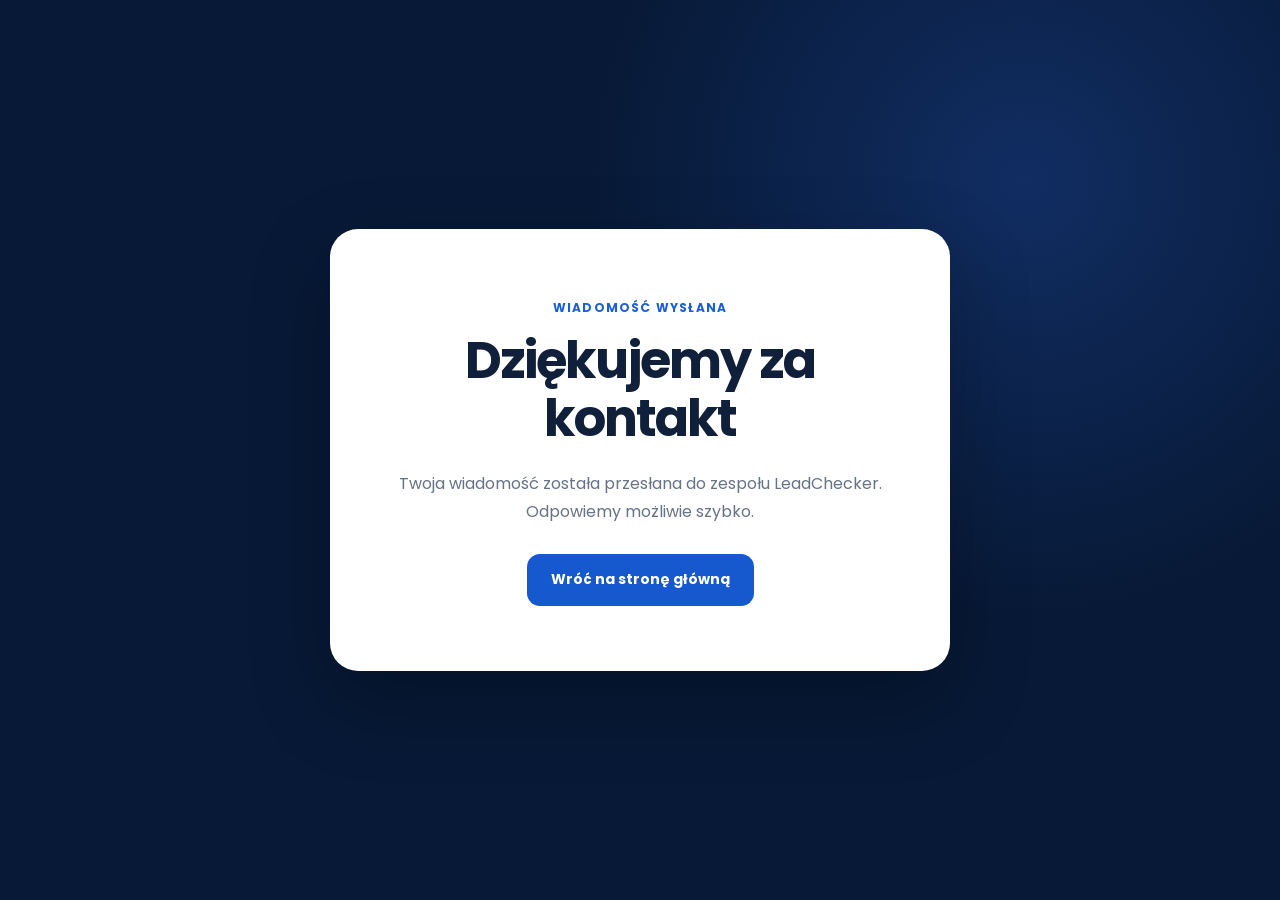
<file: dziekujemy.html>
<!DOCTYPE html>
<html lang="pl">
<head>
  <meta charset="UTF-8">
  <meta name="viewport" content="width=device-width, initial-scale=1.0">

  <title>Wiadomość wysłana | LeadChecker</title>
  <meta name="robots" content="noindex, nofollow">

  <meta name="theme-color" content="#1E3A8A">
  <link rel="icon" href="assets/seo/favicon.ico" sizes="any">
  <link rel="icon" type="image/png" sizes="32x32" href="assets/seo/favicon-32x32.png">
  <link rel="icon" type="image/png" sizes="16x16" href="assets/seo/favicon-16x16.png">
  <link rel="apple-touch-icon" sizes="180x180" href="assets/seo/apple-touch-icon.png">
  <link rel="manifest" href="assets/seo/site.webmanifest">

  <link rel="preconnect" href="https://fonts.googleapis.com">
  <link rel="preconnect" href="https://fonts.gstatic.com" crossorigin>
  <link href="https://fonts.googleapis.com/css2?family=Poppins:wght@400;500;600;700&display=swap" rel="stylesheet">

  <link rel="stylesheet" href="style.css">
</head>
<body class="strona-podziekowania">
  <main class="podziekowanie">
    <div class="podziekowanie-karta">
      <span>Wiadomość wysłana</span>

      <h1>Dziękujemy za kontakt</h1>

      <p>
        Twoja wiadomość została przesłana do zespołu LeadChecker.
        Odpowiemy możliwie szybko.
      </p>

      <a href="index.html">
        Wróć na stronę główną
      </a>
    </div>
  </main>
</body>
</html>
</file>
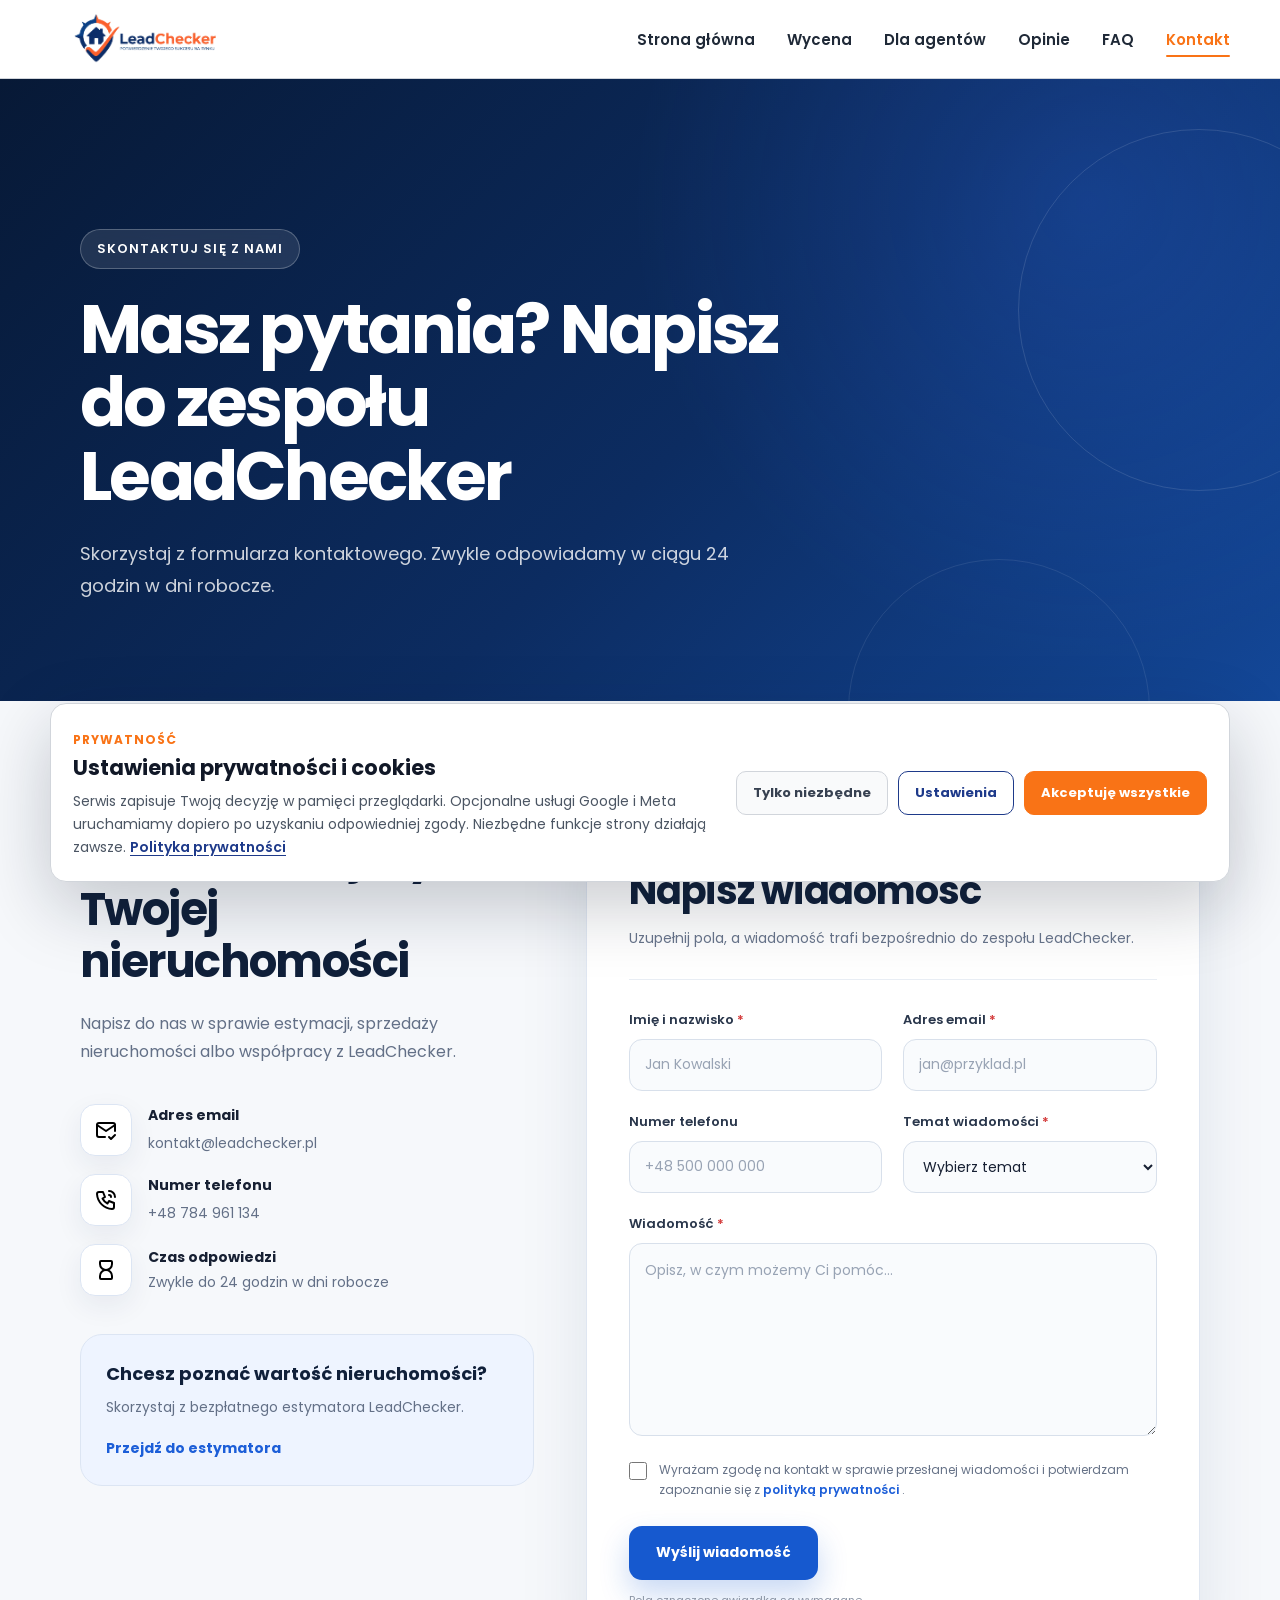
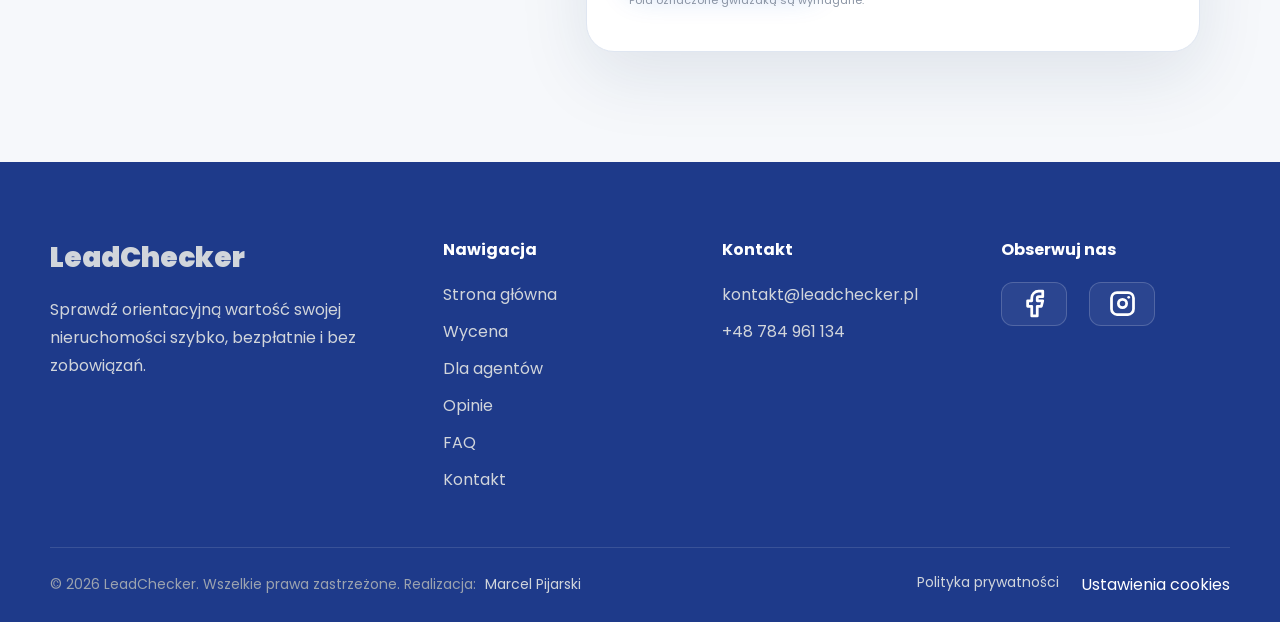
<file: kontakt.html>
<!DOCTYPE html>
<html lang="pl">
<head>
  <meta charset="UTF-8">
  <meta name="viewport" content="width=device-width, initial-scale=1.0">

  <title>Kontakt z LeadChecker | Wycena i współpraca</title>
  <meta name="description" content="Skontaktuj się z LeadChecker w sprawie estymacji wartości nieruchomości, sprzedaży lub współpracy dla agentów i biur nieruchomości.">
  <meta name="robots" content="index, follow, max-image-preview:large, max-snippet:-1, max-video-preview:-1">
  <link rel="canonical" href="https://leadchecker.pl/kontakt">

  <meta property="og:locale" content="pl_PL">
  <meta property="og:type" content="website">
  <meta property="og:site_name" content="LeadChecker">
  <meta property="og:title" content="Kontakt z LeadChecker | Wycena i współpraca">
  <meta property="og:description" content="Skontaktuj się z LeadChecker w sprawie estymacji wartości nieruchomości, sprzedaży lub współpracy dla agentów i biur nieruchomości.">
  <meta property="og:url" content="https://leadchecker.pl/kontakt">
  <meta property="og:image" content="https://leadchecker.pl/assets/seo/og-leadchecker.png">
  <meta property="og:image:secure_url" content="https://leadchecker.pl/assets/seo/og-leadchecker.png">
  <meta property="og:image:type" content="image/png">
  <meta property="og:image:width" content="1200">
  <meta property="og:image:height" content="630">
  <meta property="og:image:alt" content="LeadChecker">

  <meta name="twitter:card" content="summary_large_image">
  <meta name="twitter:title" content="Kontakt z LeadChecker | Wycena i współpraca">
  <meta name="twitter:description" content="Skontaktuj się z LeadChecker w sprawie estymacji wartości nieruchomości, sprzedaży lub współpracy dla agentów i biur nieruchomości.">
  <meta name="twitter:image" content="https://leadchecker.pl/assets/seo/og-leadchecker.png">
  <meta name="twitter:image:alt" content="LeadChecker">

  <meta name="theme-color" content="#1E3A8A">

  <link rel="icon" href="assets/seo/favicon.ico" sizes="any">
  <link rel="icon" type="image/png" sizes="32x32" href="assets/seo/favicon-32x32.png">
  <link rel="icon" type="image/png" sizes="16x16" href="assets/seo/favicon-16x16.png">
  <link rel="apple-touch-icon" sizes="180x180" href="assets/seo/apple-touch-icon.png">
  <link rel="manifest" href="assets/seo/site.webmanifest">

  <link rel="preconnect" href="https://fonts.googleapis.com">
  <link rel="preconnect" href="https://fonts.gstatic.com" crossorigin>
  <link href="https://fonts.googleapis.com/css2?family=Poppins:wght@400;500;600;700&display=swap" rel="stylesheet">

  <link rel="stylesheet" href="style.css">
  <link rel="stylesheet" href="cookies.css">

  <script type="application/ld+json">
  {"@context":"https://schema.org","@graph":[{"@type":"WebPage","@id":"https://leadchecker.pl/kontakt#webpage","url":"https://leadchecker.pl/kontakt","name":"Kontakt","description":"Skontaktuj się z LeadChecker w sprawie estymacji wartości nieruchomości, sprzedaży lub współpracy dla agentów i biur nieruchomości.","isPartOf":{"@id":"https://leadchecker.pl/#website"},"about":{"@id":"https://leadchecker.pl/#organization"},"inLanguage":"pl-PL"},{"@type":"BreadcrumbList","itemListElement":[{"@type":"ListItem","position":1,"name":"Strona główna","item":"https://leadchecker.pl/"},{"@type":"ListItem","position":2,"name":"Kontakt","item":"https://leadchecker.pl/kontakt"}]}]}
  </script>

  <script>
    if (window.location.hostname.endsWith("github.io")) {
      const robotsMeta = document.querySelector('meta[name="robots"]');
      if (robotsMeta) {
        robotsMeta.setAttribute("content", "noindex, nofollow");
      }
    }
  </script>
</head>

<body class="strona-kontakt">

  <header class="naglowek">

    <nav class="nawigacja">

      <button
        class="hamburger"
        type="button"
        aria-label="Otwórz menu"
      >
        <span></span>
        <span></span>
        <span></span>
      </button>

      <a
        href="index.html"
        class="logo"
        aria-label="LeadChecker, strona główna"
      >
        <img src="assets/logo.webp" alt="LeadChecker">
      </a>

      <ul>
        <li><a href="index.html">Strona główna</a></li>
        <li><a href="wycena.html">Wycena</a></li>
        <li><a href="agenci.html">Dla agentów</a></li>
        <li><a href="index.html#opinie">Opinie</a></li>
        <li><a href="index.html#faq">FAQ</a></li>
        <li><a href="kontakt.html" aria-current="page">Kontakt</a></li>
      </ul>

    </nav>

  </header>

  <main>

    <section class="kontakt-hero">

      <div class="kontakt-hero-kontener">

        <span class="kontakt-etykieta">
          Skontaktuj się z nami
        </span>

        <h1>
          Masz pytania? Napisz do zespołu LeadChecker
        </h1>

        <p>
          Skorzystaj z formularza kontaktowego. Zwykle odpowiadamy
          w ciągu 24 godzin w dni robocze.
        </p>

      </div>

    </section>

    <section class="kontakt-sekcja">

      <div class="kontakt-kontener">

        <aside class="kontakt-informacje">

          <span class="kontakt-informacje-etykieta">
            Kontakt
          </span>

          <h2>
            Porozmawiajmy o Twojej nieruchomości
          </h2>

          <p>
            Napisz do nas w sprawie estymacji, sprzedaży nieruchomości
            albo współpracy z LeadChecker.
          </p>

          <div class="kontakt-dane">

            <div class="kontakt-dane-element">

              <span class="kontakt-ikona" aria-hidden="true">
                <img src="assets/ikonki/mail-check.svg" alt="">
              </span>

              <div>
                <strong>Adres email</strong>

                <a href="mailto:kontakt@leadchecker.pl">
                  kontakt@leadchecker.pl
                </a>
              </div>

            </div>

            <div class="kontakt-dane-element">

              <span class="kontakt-ikona" aria-hidden="true">
                <img src="assets/ikonki/phone-call.svg" alt="">
              </span>

              <div>
                <strong>Numer telefonu</strong>

               <a href="tel:+48784961134">
            +48 784 961 134
          </a>
              </div>

            </div>

            <div class="kontakt-dane-element">

              <span class="kontakt-ikona" aria-hidden="true">
                <img src="assets/ikonki/hourglass-empty.svg" alt="">
              </span>

              <div>
                <strong>Czas odpowiedzi</strong>
                <p>Zwykle do 24 godzin w dni robocze</p>
              </div>

            </div>

          </div>

          <div class="kontakt-wycena">

            <h3>Chcesz poznać wartość nieruchomości?</h3>

            <p>
              Skorzystaj z bezpłatnego estymatora LeadChecker.
            </p>

            <a href="wycena.html">
              Przejdź do estymatora
            </a>

          </div>

        </aside>

        <div class="kontakt-formularz-karta">

          <div class="kontakt-formularz-naglowek">

            <span>Formularz kontaktowy</span>

            <h2>Napisz wiadomość</h2>

            <p>
              Uzupełnij pola, a wiadomość trafi bezpośrednio
              do zespołu LeadChecker.
            </p>

          </div>

          <form
            class="kontakt-formularz"
            action="https://formsubmit.co/kontakt@leadchecker.pl"
            method="POST"
          >

            <input
              type="hidden"
              name="_subject"
              value="Nowa wiadomość z formularza LeadChecker"
            >

            <input
              type="hidden"
              name="_template"
              value="table"
            >

            <input
              type="hidden"
              name="_next"
              value="https://marcelpijarski.github.io/leadchecker/dziekujemy.html"
            >

            <input
              type="hidden"
              name="_autoresponse"
              value="Dziękujemy za kontakt z LeadChecker. Otrzymaliśmy Twoją wiadomość i odpowiemy możliwie szybko."
            >

            <input
              type="text"
              name="_honey"
              class="kontakt-pulapka"
              tabindex="-1"
              autocomplete="off"
            >

            <div class="kontakt-pola-siatka">

              <div class="kontakt-pole">

                <label for="kontakt-imie">
                  Imię i nazwisko
                  <span>*</span>
                </label>

                <input
                  type="text"
                  id="kontakt-imie"
                  name="Imię i nazwisko"
                  placeholder="Jan Kowalski"
                  autocomplete="name"
                  minlength="2"
                  required
                >

              </div>

              <div class="kontakt-pole">

                <label for="kontakt-email">
                  Adres email
                  <span>*</span>
                </label>

                <input
                  type="email"
                  id="kontakt-email"
                  name="email"
                  placeholder="jan@przyklad.pl"
                  autocomplete="email"
                  required
                >

              </div>

              <div class="kontakt-pole">

                <label for="kontakt-telefon">
                  Numer telefonu
                </label>

                <input
                  type="tel"
                  id="kontakt-telefon"
                  name="Numer telefonu"
                  placeholder="+48 500 000 000"
                  autocomplete="tel"
                  inputmode="tel"
                >

              </div>

              <div class="kontakt-pole">

                <label for="kontakt-temat">
                  Temat wiadomości
                  <span>*</span>
                </label>

                <select
                  id="kontakt-temat"
                  name="Temat wiadomości"
                  required
                >
                  <option value="" selected disabled>
                    Wybierz temat
                  </option>

                  <option value="Pytanie o estymację">
                    Pytanie o estymację
                  </option>

                  <option value="Sprzedaż nieruchomości">
                    Sprzedaż nieruchomości
                  </option>

                  <option value="Współpraca dla agentów">
                    Współpraca dla agentów
                  </option>

                  <option value="Problem techniczny">
                    Problem techniczny
                  </option>

                  <option value="Inna sprawa">
                    Inna sprawa
                  </option>
                </select>

              </div>

              <div class="kontakt-pole kontakt-pole-pelne">

                <label for="kontakt-wiadomosc">
                  Wiadomość
                  <span>*</span>
                </label>

                <textarea
                  id="kontakt-wiadomosc"
                  name="Wiadomość"
                  rows="7"
                  placeholder="Opisz, w czym możemy Ci pomóc..."
                  minlength="10"
                  required
                ></textarea>

              </div>

            </div>

            <label class="kontakt-zgoda">

              <input
                type="checkbox"
                name="Zgoda na kontakt"
                value="Wyrażona"
                required
              >

              <span>
                Wyrażam zgodę na kontakt w sprawie przesłanej wiadomości
                i potwierdzam zapoznanie się z
                <a href="polityka-prywatnosci.html">
                  polityką prywatności
                </a>.
              </span>

            </label>

            <button
              class="kontakt-przycisk"
              type="submit"
            >
              Wyślij wiadomość
            </button>

            <p class="kontakt-formularz-informacja">
              Pola oznaczone gwiazdką są wymagane.
            </p>

          </form>

        </div>

      </div>

    </section>

  </main>

  <footer class="stopka">

    <div class="stopka-kontener">

      <div class="stopka-marka">

        <a
          href="index.html"
          class="stopka-logo"
          aria-label="LeadChecker, strona główna"
        >
          LeadChecker
        </a>

        <p>
          Sprawdź orientacyjną wartość swojej nieruchomości szybko,
          bezpłatnie i bez zobowiązań.
        </p>

      </div>

      <nav
        class="stopka-nawigacja"
        aria-label="Nawigacja w stopce"
      >

        <h2>Nawigacja</h2>

        <ul>
          <li><a href="index.html">Strona główna</a></li>
          <li><a href="wycena.html">Wycena</a></li>
          <li><a href="agenci.html">Dla agentów</a></li>
          <li><a href="index.html#opinie">Opinie</a></li>
          <li><a href="index.html#faq">FAQ</a></li>
          <li><a href="kontakt.html">Kontakt</a></li>
        </ul>

      </nav>

      <div class="stopka-kontakt">

        <h2>Kontakt</h2>

        <ul>

          <li>
            <a href="mailto:kontakt@leadchecker.pl">
              kontakt@leadchecker.pl
            </a>
          </li>

          <li>
            <a href="tel:+48784961134">
            +48 784 961 134
          </a>
          </li>

        </ul>

      </div>

      <div class="stopka-sociale">

        <h2>Obserwuj nas</h2>

        <div class="stopka-ikony">

          <a
            href="https://www.facebook.com/profile.php?id=61592544486756&notif_id=1786970920691675&notif_t=follow_profile&ref=notif"
            target="_blank"
            rel="noopener noreferrer"
            aria-label="Facebook"
          >
            <img
              src="assets/ikonki/brand-facebook.svg"
              alt=""
            >
          </a>

          <a
            href="#"
            target="_blank"
            rel="noopener noreferrer"
            aria-label="Instagram"
          >
            <img
              src="assets/ikonki/brand-instagram.svg"
              alt=""
            >
          </a>

        </div>

      </div>

    </div>

    <div class="stopka-dol">

      <p>
        © <span id="rok">2026</span> LeadChecker.
        Wszelkie prawa zastrzeżone.
        Realizacja:
        <span class="podpisek">
          <a href="https://marcelpijarski.pl">
            Marcel Pijarski
          </a>
        </span>
      </p>

      <div class="stopka-dokumenty">
        <a href="polityka-prywatnosci.html">
          Polityka prywatności
        </a>
      <button type="button" class="ustawienia-cookies-przycisk" data-cookie-settings>Ustawienia cookies</button>
      </div>

    </div>

  </footer>

  <script src="cookies.js"></script>
<script src="script.js"></script>

<script>
  document.addEventListener("DOMContentLoaded", function () {
    const nextField = document.querySelector('input[name="_next"]');

    if (!nextField) {
      return;
    }

    if (window.location.hostname === "leadchecker.pl" || window.location.hostname === "www.leadchecker.pl") {
      nextField.value = "https://leadchecker.pl/dziekujemy";
      return;
    }

    nextField.value = "https://marcelpijarski.github.io/leadchecker/dziekujemy.html";
  });
</script>
</body>
</html>
</file>
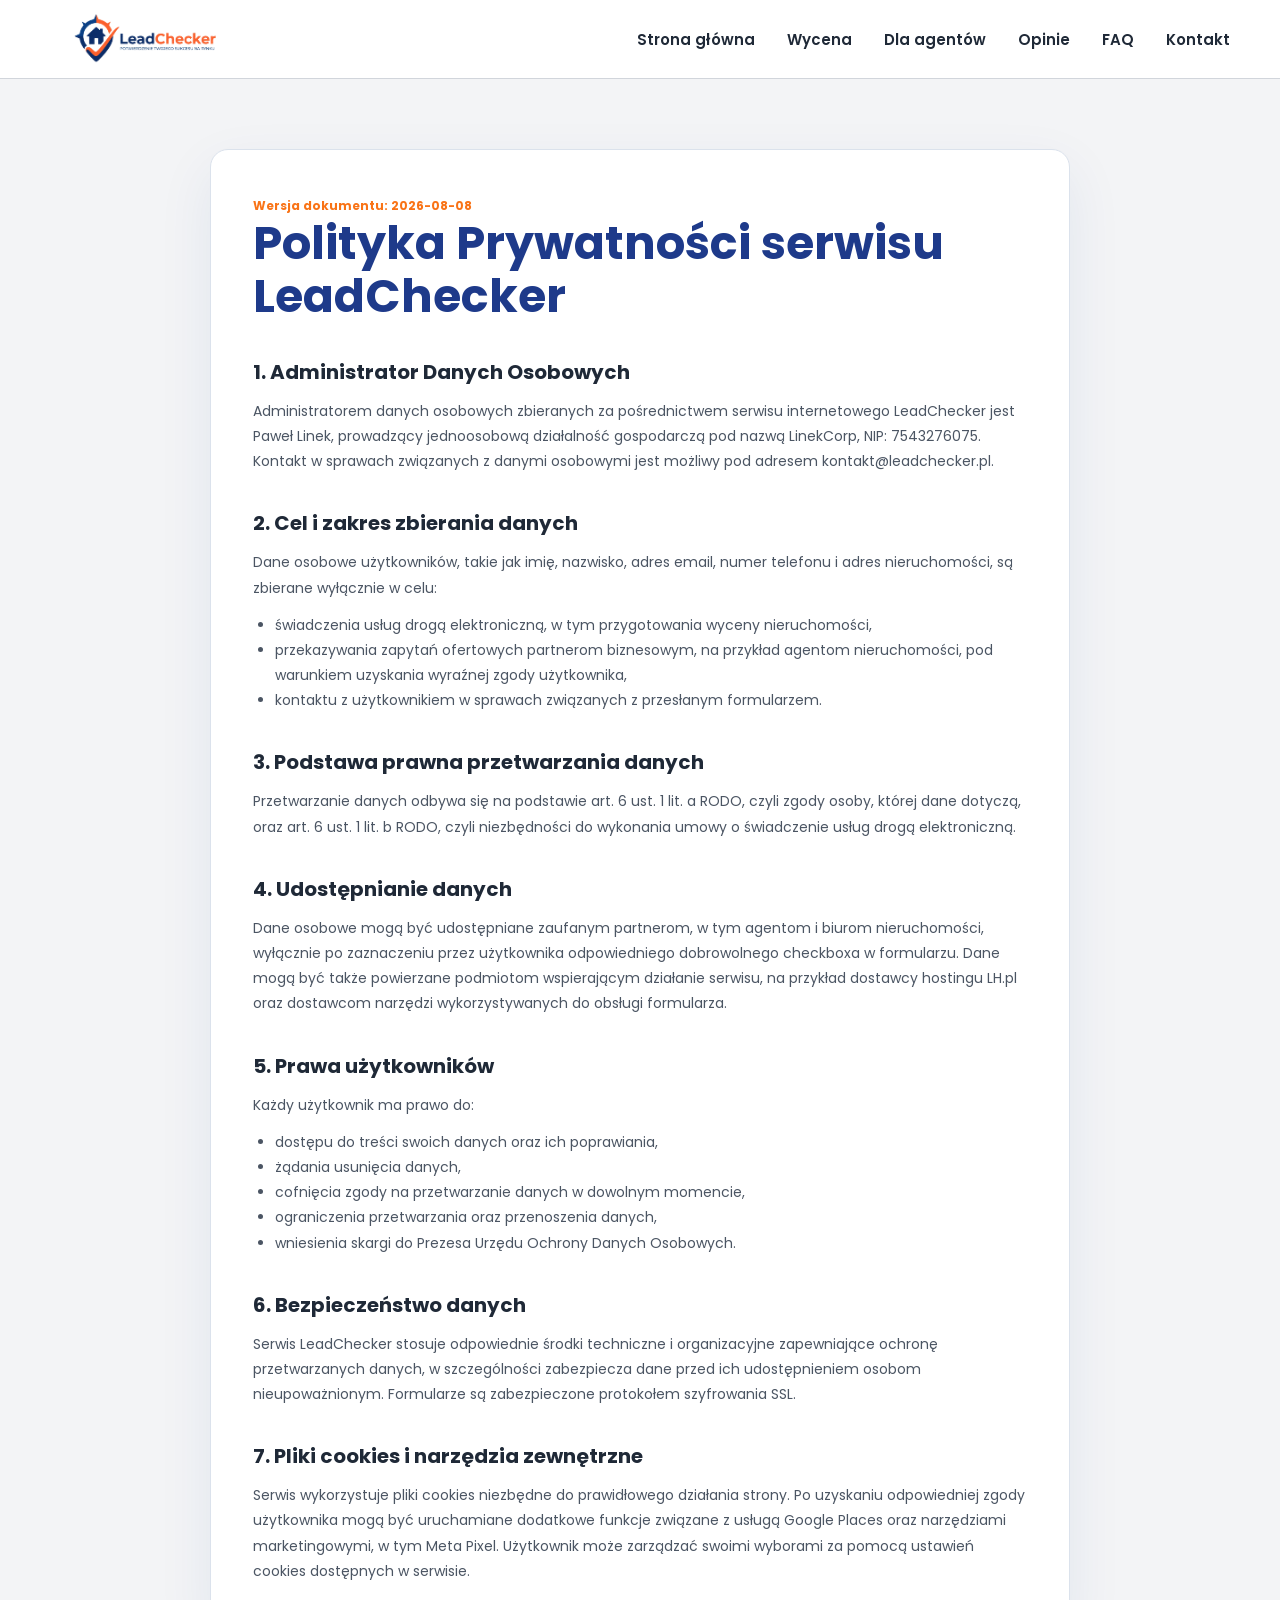
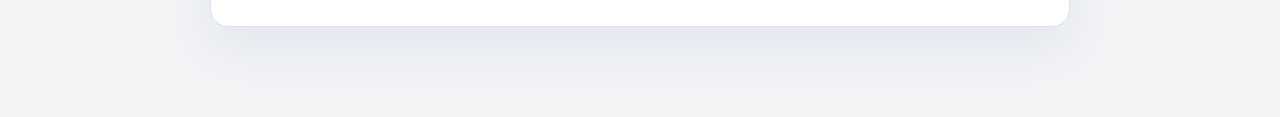
<file: polityka-prywatnosci.html>
<!DOCTYPE html>
<html lang="pl">
<head>
  <meta charset="UTF-8">
  <meta name="viewport" content="width=device-width, initial-scale=1.0">

  <title>Polityka prywatności | LeadChecker</title>
  <meta name="description" content="Polityka prywatności serwisu LeadChecker.">
  <meta name="robots" content="noindex, follow">

  <meta name="theme-color" content="#1E3A8A">
  <link rel="icon" href="assets/seo/favicon.ico" sizes="any">
  <link rel="icon" type="image/png" sizes="32x32" href="assets/seo/favicon-32x32.png">
  <link rel="icon" type="image/png" sizes="16x16" href="assets/seo/favicon-16x16.png">
  <link rel="apple-touch-icon" sizes="180x180" href="assets/seo/apple-touch-icon.png">
  <link rel="manifest" href="assets/seo/site.webmanifest">

  <link rel="preconnect" href="https://fonts.googleapis.com">
  <link rel="preconnect" href="https://fonts.gstatic.com" crossorigin>
  <link href="https://fonts.googleapis.com/css2?family=Poppins:wght@400;500;600;700&display=swap" rel="stylesheet">

  <link rel="stylesheet" href="style.css">
</head>
<body>
  <header class="naglowek">
    <nav class="nawigacja">
      <button class="hamburger" type="button" aria-label="Menu">
        <span></span>
        <span></span>
        <span></span>
      </button>

      <a href="index.html" class="logo" aria-label="LeadChecker, strona główna">
        <img src="assets/logo.webp" alt="LeadChecker">
      </a>

      <ul>
        <li><a href="index.html">Strona główna</a></li>
        <li><a href="wycena.html">Wycena</a></li>
        <li><a href="agenci.html">Dla agentów</a></li>
        <li><a href="index.html#opinie">Opinie</a></li>
        <li><a href="index.html#faq">FAQ</a></li>
        <li><a href="kontakt.html">Kontakt</a></li>
      </ul>
    </nav>
  </header>

  <main class="polityka-strona">
    <article class="polityka-kontener">
      <span class="polityka-data">Wersja dokumentu: 2026-08-08</span>
      <h1>Polityka Prywatności serwisu LeadChecker</h1>

      <h2>1. Administrator Danych Osobowych</h2>
      <p>
        Administratorem danych osobowych zbieranych za pośrednictwem serwisu internetowego LeadChecker jest Paweł Linek, prowadzący jednoosobową działalność gospodarczą pod nazwą LinekCorp, NIP: 7543276075. Kontakt w sprawach związanych z danymi osobowymi jest możliwy pod adresem kontakt@leadchecker.pl.
      </p>

      <h2>2. Cel i zakres zbierania danych</h2>
      <p>Dane osobowe użytkowników, takie jak imię, nazwisko, adres email, numer telefonu i adres nieruchomości, są zbierane wyłącznie w celu:</p>
      <ul>
        <li>świadczenia usług drogą elektroniczną, w tym przygotowania wyceny nieruchomości,</li>
        <li>przekazywania zapytań ofertowych partnerom biznesowym, na przykład agentom nieruchomości, pod warunkiem uzyskania wyraźnej zgody użytkownika,</li>
        <li>kontaktu z użytkownikiem w sprawach związanych z przesłanym formularzem.</li>
      </ul>

      <h2>3. Podstawa prawna przetwarzania danych</h2>
      <p>
        Przetwarzanie danych odbywa się na podstawie art. 6 ust. 1 lit. a RODO, czyli zgody osoby, której dane dotyczą, oraz art. 6 ust. 1 lit. b RODO, czyli niezbędności do wykonania umowy o świadczenie usług drogą elektroniczną.
      </p>

      <h2>4. Udostępnianie danych</h2>
      <p>
        Dane osobowe mogą być udostępniane zaufanym partnerom, w tym agentom i biurom nieruchomości, wyłącznie po zaznaczeniu przez użytkownika odpowiedniego dobrowolnego checkboxa w formularzu. Dane mogą być także powierzane podmiotom wspierającym działanie serwisu, na przykład dostawcy hostingu LH.pl oraz dostawcom narzędzi wykorzystywanych do obsługi formularza.
      </p>

      <h2>5. Prawa użytkowników</h2>
      <p>Każdy użytkownik ma prawo do:</p>
      <ul>
        <li>dostępu do treści swoich danych oraz ich poprawiania,</li>
        <li>żądania usunięcia danych,</li>
        <li>cofnięcia zgody na przetwarzanie danych w dowolnym momencie,</li>
        <li>ograniczenia przetwarzania oraz przenoszenia danych,</li>
        <li>wniesienia skargi do Prezesa Urzędu Ochrony Danych Osobowych.</li>
      </ul>

      <h2>6. Bezpieczeństwo danych</h2>
      <p>
        Serwis LeadChecker stosuje odpowiednie środki techniczne i organizacyjne zapewniające ochronę przetwarzanych danych, w szczególności zabezpiecza dane przed ich udostępnieniem osobom nieupoważnionym. Formularze są zabezpieczone protokołem szyfrowania SSL.
      </p>

      <h2>7. Pliki cookies i narzędzia zewnętrzne</h2>
      <p>
        Serwis wykorzystuje pliki cookies niezbędne do prawidłowego działania strony. Po uzyskaniu odpowiedniej zgody użytkownika mogą być uruchamiane dodatkowe funkcje związane z usługą Google Places oraz narzędziami marketingowymi, w tym Meta Pixel. Użytkownik może zarządzać swoimi wyborami za pomocą ustawień cookies dostępnych w serwisie.
      </p>
    </article>
  </main>

  <script src="script.js"></script>
</body>
</html>
</file>
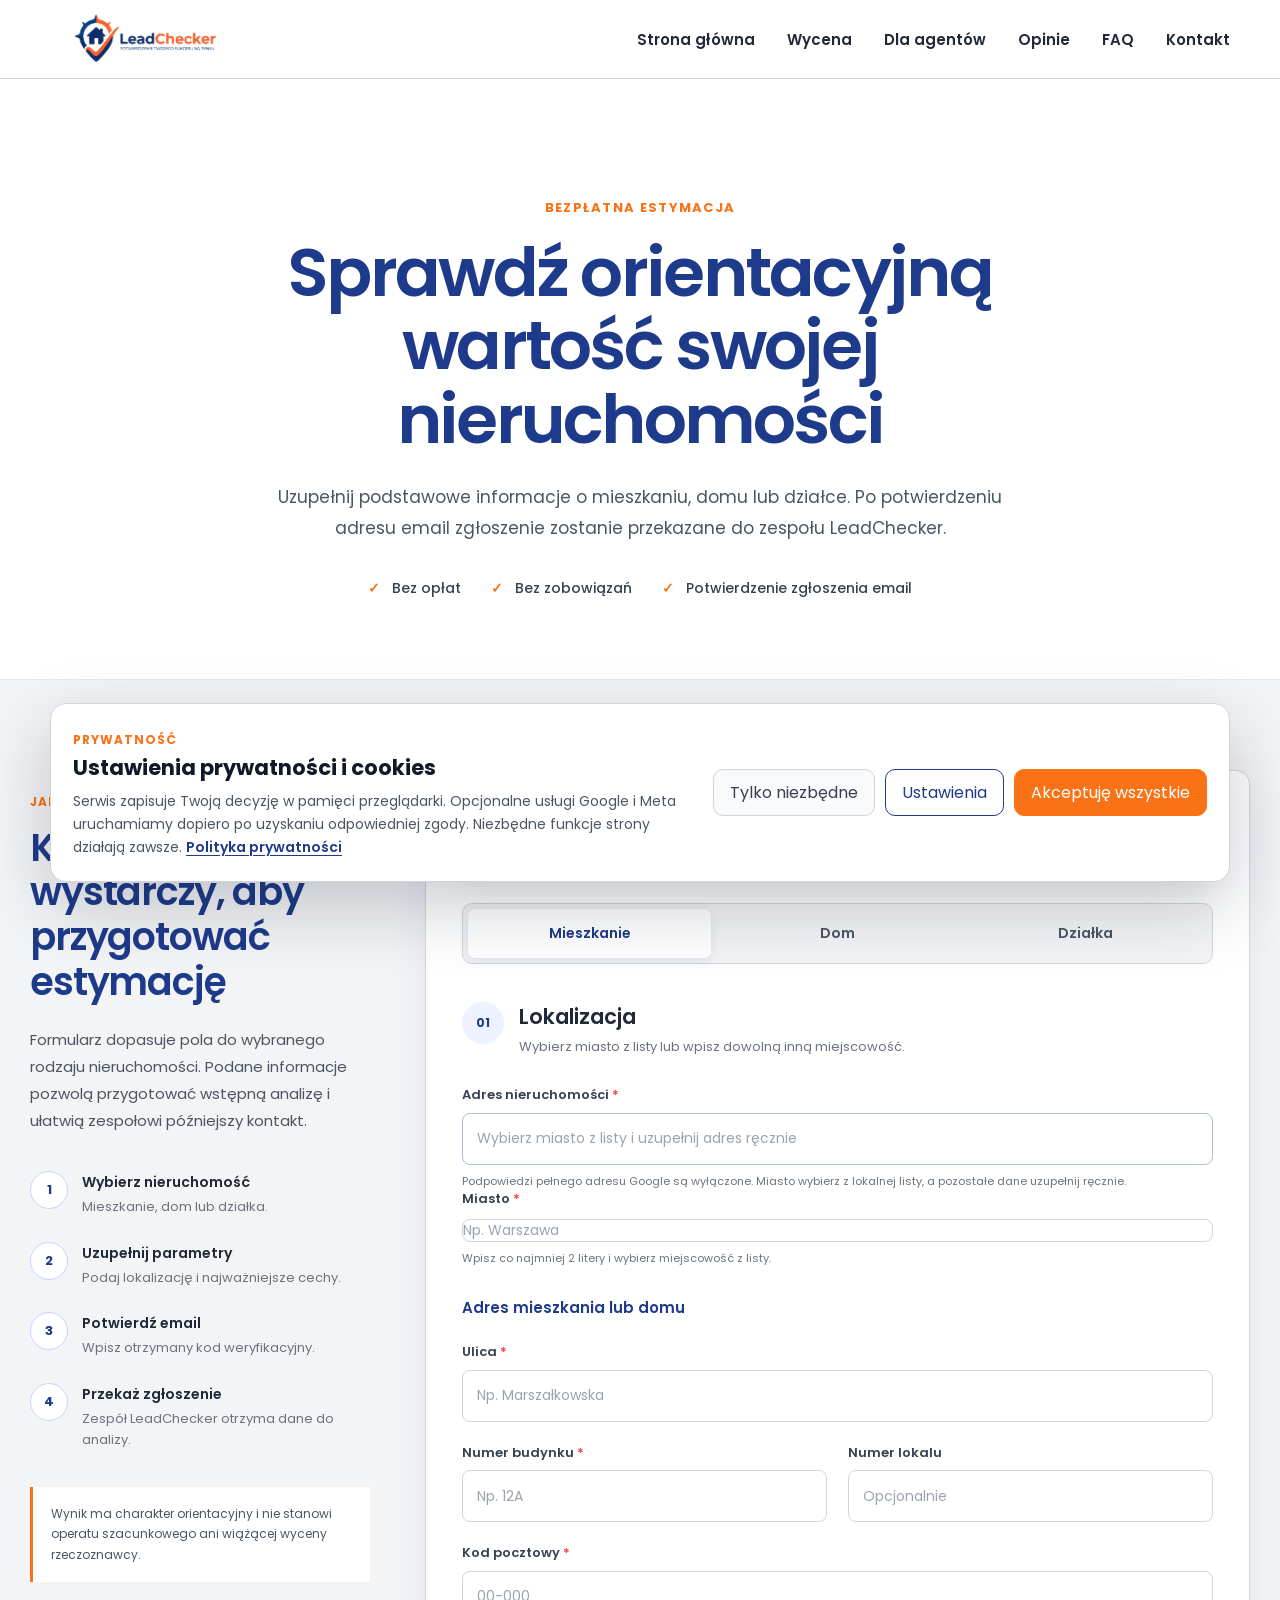
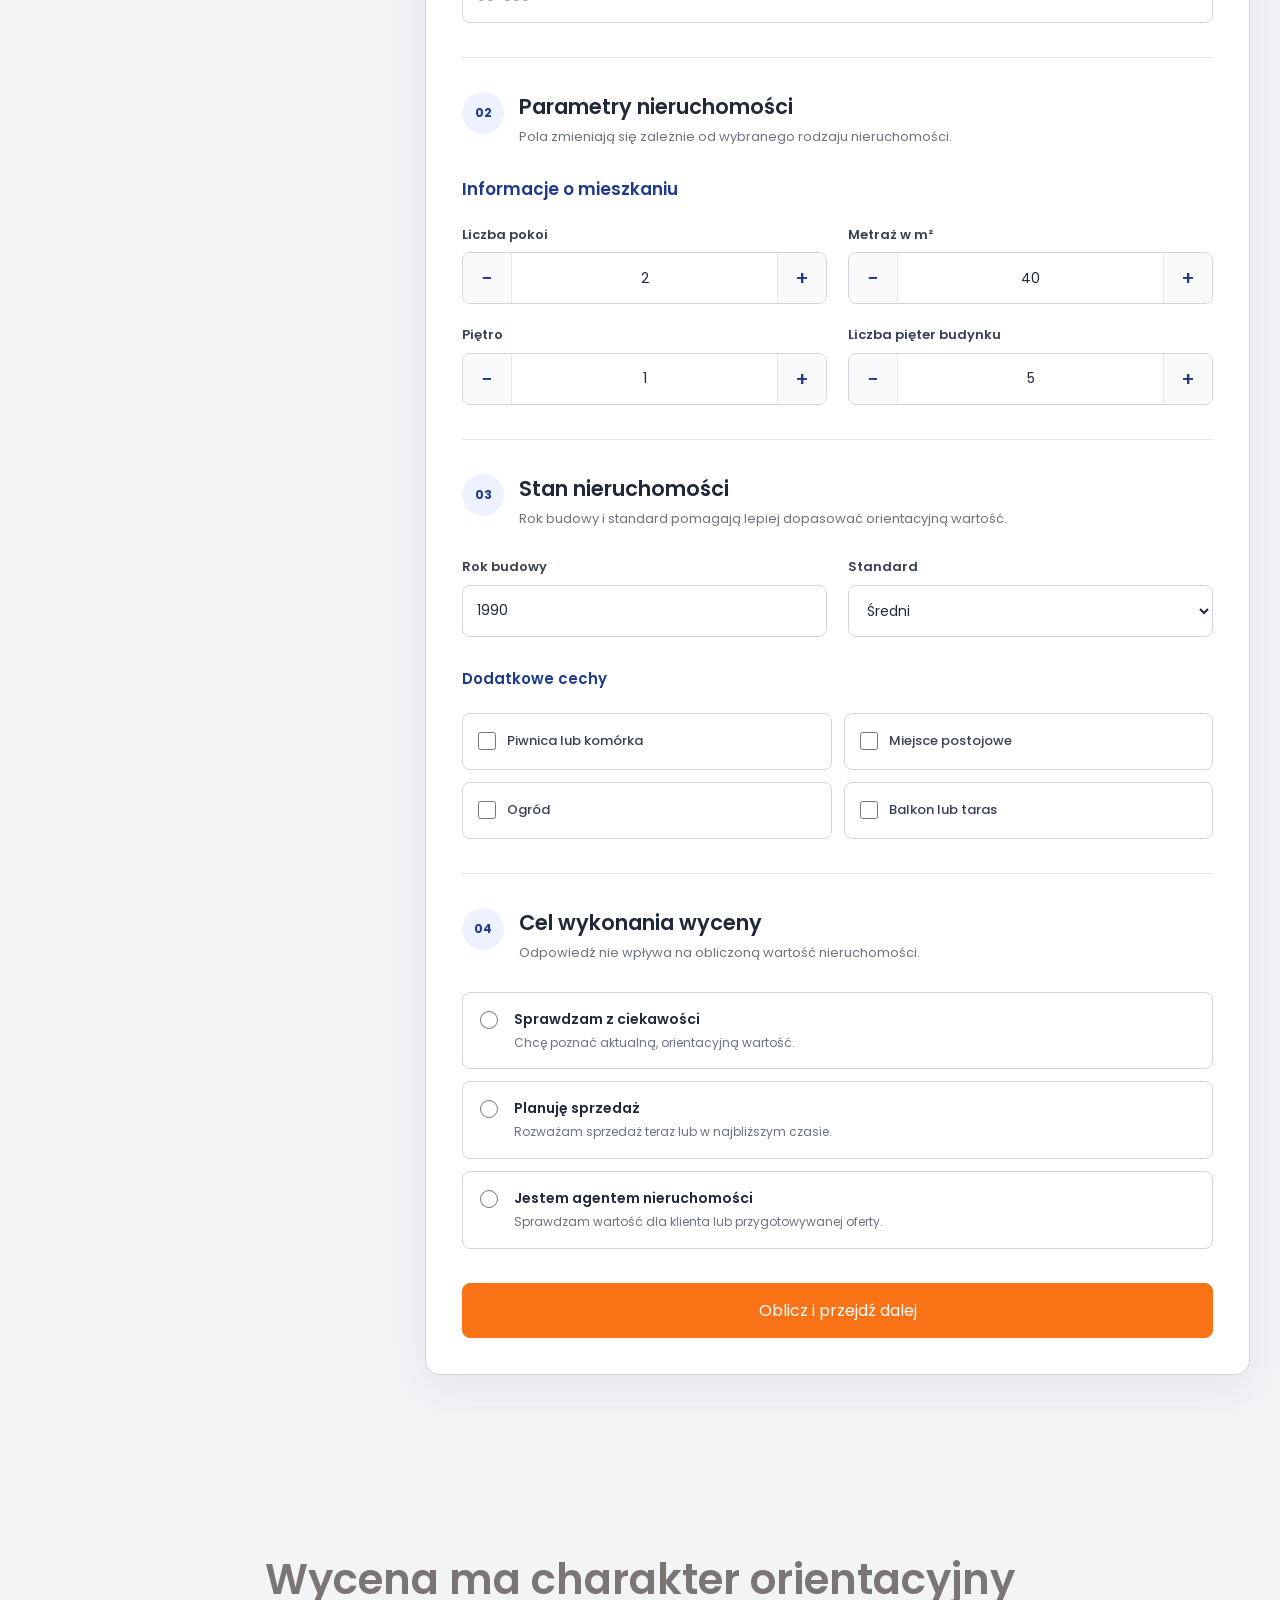
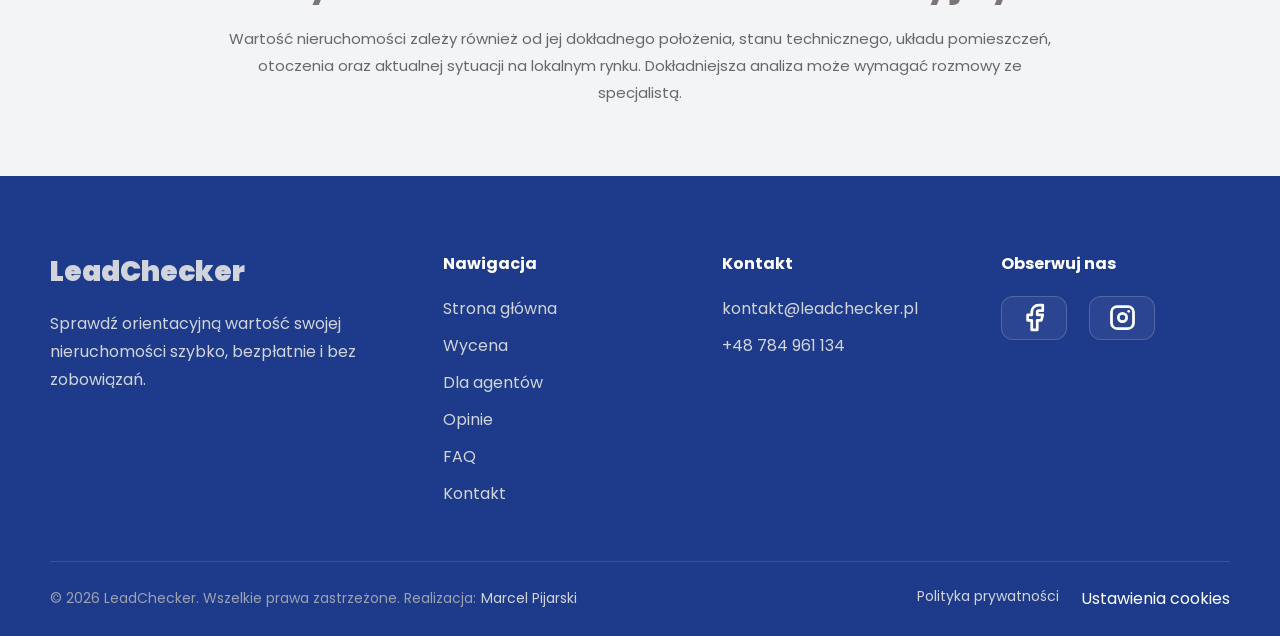
<file: wycena.html>
<!DOCTYPE html>
<html lang="pl">

<head>
  <meta charset="UTF-8">
  <meta name="viewport" content="width=device-width, initial-scale=1.0">

  <title>Estymator wartości nieruchomości online | LeadChecker</title>
  <meta name="description" content="Uzupełnij dane mieszkania, domu lub działki i sprawdź orientacyjny przedział wartości nieruchomości. Bezpłatnie i bez zobowiązań.">
  <meta name="robots" content="index, follow, max-image-preview:large, max-snippet:-1, max-video-preview:-1">
  <link rel="canonical" href="https://leadchecker.pl/wycena">

  <meta property="og:locale" content="pl_PL">
  <meta property="og:type" content="website">
  <meta property="og:site_name" content="LeadChecker">
  <meta property="og:title" content="Estymator wartości nieruchomości online | LeadChecker">
  <meta property="og:description" content="Uzupełnij dane mieszkania, domu lub działki i sprawdź orientacyjny przedział wartości nieruchomości. Bezpłatnie i bez zobowiązań.">
  <meta property="og:url" content="https://leadchecker.pl/wycena">
  <meta property="og:image" content="https://leadchecker.pl/assets/seo/og-leadchecker.png">
  <meta property="og:image:secure_url" content="https://leadchecker.pl/assets/seo/og-leadchecker.png">
  <meta property="og:image:type" content="image/png">
  <meta property="og:image:width" content="1200">
  <meta property="og:image:height" content="630">
  <meta property="og:image:alt" content="LeadChecker">

  <meta name="twitter:card" content="summary_large_image">
  <meta name="twitter:title" content="Estymator wartości nieruchomości online | LeadChecker">
  <meta name="twitter:description" content="Uzupełnij dane mieszkania, domu lub działki i sprawdź orientacyjny przedział wartości nieruchomości. Bezpłatnie i bez zobowiązań.">
  <meta name="twitter:image" content="https://leadchecker.pl/assets/seo/og-leadchecker.png">
  <meta name="twitter:image:alt" content="LeadChecker">

  <meta name="theme-color" content="#1E3A8A">

  <link rel="icon" href="assets/seo/favicon.ico" sizes="any">
  <link rel="icon" type="image/png" sizes="32x32" href="assets/seo/favicon-32x32.png">
  <link rel="icon" type="image/png" sizes="16x16" href="assets/seo/favicon-16x16.png">
  <link rel="apple-touch-icon" sizes="180x180" href="assets/seo/apple-touch-icon.png">
  <link rel="manifest" href="assets/seo/site.webmanifest">

  <link rel="preconnect" href="https://fonts.googleapis.com">
  <link rel="preconnect" href="https://fonts.gstatic.com" crossorigin>
  <link href="https://fonts.googleapis.com/css2?family=Poppins:wght@400;500;600;700&display=swap" rel="stylesheet">

  <link rel="stylesheet" href="style.css">
  <link rel="stylesheet" href="cookies.css">

  <script type="application/ld+json">
  {"@context":"https://schema.org","@graph":[{"@type":"WebPage","@id":"https://leadchecker.pl/wycena#webpage","url":"https://leadchecker.pl/wycena","name":"Wycena nieruchomości","description":"Uzupełnij dane mieszkania, domu lub działki i sprawdź orientacyjny przedział wartości nieruchomości. Bezpłatnie i bez zobowiązań.","isPartOf":{"@id":"https://leadchecker.pl/#website"},"about":{"@id":"https://leadchecker.pl/#organization"},"inLanguage":"pl-PL"},{"@type":"BreadcrumbList","itemListElement":[{"@type":"ListItem","position":1,"name":"Strona główna","item":"https://leadchecker.pl/"},{"@type":"ListItem","position":2,"name":"Wycena nieruchomości","item":"https://leadchecker.pl/wycena"}]}]}
  </script>

  <script>
    if (window.location.hostname.endsWith("github.io")) {
      const robotsMeta = document.querySelector('meta[name="robots"]');
      if (robotsMeta) {
        robotsMeta.setAttribute("content", "noindex, nofollow");
      }
    }
  </script>
</head>

<body class="strona-wyceny">
<header class="naglowek">

        <nav class="nawigacja">
<button class="hamburger" type="button" aria-label="Menu">
<span></span>
<span></span>
<span></span>
</button>
             <a href="index.html" class="logo" aria-label="LeadChecker, strona główna">
            <img src="assets/logo.webp" alt="LeadChecker">
            </a>
            <ul>
                <li><a href="index.html">Strona główna</a></li>
                <li><a href="wycena.html">Wycena</a></li>
                <li><a href="agenci.html">Dla agentów</a></li>
                <li><a href="index.html#opinie">Opinie</a></li>
                <li><a href="index.html#faq">FAQ</a></li>
                <li><a href="kontakt.html">Kontakt</a></li>
            </ul>
        </nav>

    </header>
    
  <main>

    <section class="wycena-wstep">
      <div class="wycena-wstep-kontener">

        <span class="wycena-etykieta">
          Bezpłatna estymacja
        </span>

        <h1>
          Sprawdź orientacyjną wartość swojej nieruchomości
        </h1>

        <p>
          Uzupełnij podstawowe informacje o mieszkaniu, domu lub działce.
          Po potwierdzeniu adresu email zgłoszenie zostanie przekazane
          do zespołu LeadChecker.
        </p>

        <div class="wycena-zalety">
          <span>Bez opłat</span>
          <span>Bez zobowiązań</span>
          <span>Potwierdzenie zgłoszenia email</span>
        </div>

      </div>
    </section>

    <section class="estimator" id="estymator">
      <div class="estimator-kontener">

        <aside class="estimator-informacje">

          <span class="estimator-informacje-etykieta">
            Jak to działa?
          </span>

          <h2>
            Kilka informacji wystarczy, aby przygotować estymację
          </h2>

          <p>
            Formularz dopasuje pola do wybranego rodzaju nieruchomości.
            Podane informacje pozwolą przygotować wstępną analizę
            i ułatwią zespołowi późniejszy kontakt.
          </p>

          <ol class="estimator-kroki">
            <li>
              <span>1</span>
              <div>
                <strong>Wybierz nieruchomość</strong>
                <p>Mieszkanie, dom lub działka.</p>
              </div>
            </li>

            <li>
              <span>2</span>
              <div>
                <strong>Uzupełnij parametry</strong>
                <p>Podaj lokalizację i najważniejsze cechy.</p>
              </div>
            </li>

            <li>
              <span>3</span>
              <div>
                <strong>Potwierdź email</strong>
                <p>Wpisz otrzymany kod weryfikacyjny.</p>
              </div>
            </li>

            <li>
              <span>4</span>
              <div>
                <strong>Przekaż zgłoszenie</strong>
                <p>Zespół LeadChecker otrzyma dane do analizy.</p>
              </div>
            </li>
          </ol>

          <div class="estimator-informacja-prawna">
            Wynik ma charakter orientacyjny i nie stanowi operatu
            szacunkowego ani wiążącej wyceny rzeczoznawcy.
          </div>

        </aside>

        <div class="estimator-panel">

          <div
            class="formularz-progress"
            id="formProgress"
            role="progressbar"
            aria-valuemin="1"
            aria-valuemax="5"
            aria-valuenow="1"
            aria-label="Postęp formularza"
          >
            <div class="formularz-progress-info">
              <span id="progressStepText">Krok 1 z 5</span>
              <strong id="progressStepName">Lokalizacja</strong>
            </div>

            <div class="formularz-progress-track" aria-hidden="true">
              <span id="progressBar"></span>
            </div>
          </div>

          <div class="property-type" aria-label="Rodzaj nieruchomości">

            <button
              type="button"
              id="apartmentBtn"
              class="active"
            >
              Mieszkanie
            </button>

            <button
              type="button"
              id="houseBtn"
            >
              Dom
            </button>

            <button
              type="button"
              id="plotBtn"
            >
              Działka
            </button>

          </div>

          <form id="calculatorForm" novalidate>

            <div class="formularz-sekcja" data-progress-index="1" data-progress-name="Lokalizacja">

              <div class="formularz-sekcja-naglowek">
                <span class="numer-sekcji">01</span>

                <div>
                  <h2>Lokalizacja</h2>
                  <p>
                    Wybierz miasto z listy lub wpisz dowolną inną
                    miejscowość.
                  </p>
                </div>
              </div>

              <div class="pole-formularza pole-pelne adres-wyszukiwarka">
                <label for="addressSearch">
                  Adres nieruchomości
                  <span class="wymagane">*</span>
                </label>

                <input
                type="text"
                id="addressSearch"
                name="Adres nieruchomości"
                placeholder="Wpisz miasto i ulicę, np. Opole, Ozimska 10"
                autocomplete="off"
                minlength="3"
              >

              <input
                type="hidden"
                id="googlePlaceId"
                name="Google Place ID"
              >

              <small
                id="addressStatus"
                class="adres-wyszukiwarka-status"
              >
                Wpisz miasto i ulicę, a następnie wybierz adres z podpowiedzi.
              </small>
              </div>

              <div class="pole-formularza pole-pelne miejscowosc-autocomplete">
                <label for="city">
                  Miasto
                  <span class="wymagane">*</span>
                </label>

                <div class="miejscowosc-pole">
                  <input
                    type="text"
                    id="city"
                    name="Miasto"
                    placeholder="Np. Warszawa"
                    autocomplete="off"
                    required
                    role="combobox"
                    aria-autocomplete="list"
                    aria-controls="citySuggestions"
                    aria-expanded="false"
                    aria-activedescendant=""
                  >

                  <div
                    id="citySuggestions"
                    class="miejscowosc-podpowiedzi"
                    role="listbox"
                    aria-label="Podpowiedzi miejscowości"
                    hidden
                  ></div>
                </div>

                <small id="cityStatus">
                  Wpisz co najmniej 2 litery i wybierz miejscowość z listy.
                </small>
              </div>

              <div id="buildingAddressFields">

                <h3 class="formularz-podtytul formularz-podtytul-mniejszy">
                  Adres mieszkania lub domu
                </h3>

                <div class="pola-siatka">

                  <div class="pole-formularza pole-pelne">
                    <label for="street">
                      Ulica
                      <span class="wymagane">*</span>
                    </label>

                    <input
                      type="text"
                      id="street"
                      name="Ulica"
                      placeholder="Np. Marszałkowska"
                      autocomplete="address-line1"
                      minlength="3"
                      required
                    >
                  </div>

                  <div class="pole-formularza">
                    <label for="buildingNumber">
                      Numer budynku
                      <span class="wymagane">*</span>
                    </label>

                    <input
                      type="text"
                      id="buildingNumber"
                      name="Numer budynku"
                      placeholder="Np. 12A"
                      maxlength="20"
                      required
                    >
                  </div>

                  <div class="pole-formularza">
                    <label for="apartmentNumber">
                      Numer lokalu
                    </label>

                    <input
                      type="text"
                      id="apartmentNumber"
                      name="Numer lokalu"
                      placeholder="Opcjonalnie"
                      autocomplete="address-line2"
                      maxlength="20"
                    >
                  </div>

                  <div class="pole-formularza pole-pelne">
                    <label for="postalCode">
                      Kod pocztowy
                      <span class="wymagane">*</span>
                    </label>

                    <input
                      type="text"
                      id="postalCode"
                      name="Kod pocztowy"
                      placeholder="00-000"
                      autocomplete="postal-code"
                      inputmode="numeric"
                      maxlength="6"
                      required
                    >
                  </div>

                </div>
              </div>

              <div id="plotAddressFields">

                <h3 class="formularz-podtytul formularz-podtytul-mniejszy">
                  Adres działki
                </h3>

                <div class="pola-siatka">

                  <div class="pole-formularza pole-pelne">
                    <label for="plotStreet">
                      Ulica działki
                    </label>

                    <input
                      type="text"
                      id="plotStreet"
                      name="Ulica działki"
                      placeholder="Opcjonalnie, jeśli działka ma przypisaną ulicę"
                      maxlength="160"
                    >
                  </div>

                  <div class="pole-formularza">
                    <label for="plotNumber">
                      Numer działki
                      <span class="wymagane">*</span>
                    </label>

                    <input
                      type="text"
                      id="plotNumber"
                      name="Numer działki"
                      placeholder="Np. 125/4"
                      maxlength="80"
                      required
                    >
                  </div>

                  <div class="pole-formularza">
                    <label for="plotPostalCode">
                      Kod pocztowy działki
                      <span class="wymagane">*</span>
                    </label>

                    <input
                      type="text"
                      id="plotPostalCode"
                      name="Kod pocztowy działki"
                      placeholder="00-000"
                      inputmode="numeric"
                      maxlength="6"
                      required
                    >
                  </div>

                </div>
              </div>

            </div>

            <div class="formularz-sekcja" data-progress-index="2" data-progress-name="Parametry nieruchomości">

              <div class="formularz-sekcja-naglowek">
                <span class="numer-sekcji">02</span>

                <div>
                  <h2>Parametry nieruchomości</h2>
                  <p>
                    Pola zmieniają się zależnie od wybranego rodzaju
                    nieruchomości.
                  </p>
                </div>
              </div>

              <div id="apartmentFields">

                <h3 class="formularz-podtytul">
                  Informacje o mieszkaniu
                </h3>

                <div class="pola-siatka">

                  <div class="pole-formularza">
                    <label for="rooms">Liczba pokoi</label>

                    <div class="counter">
                      <button
                        type="button"
                        onclick="changeValue('rooms', -1)"
                        aria-label="Zmniejsz liczbę pokoi"
                      >
                        −
                      </button>

                      <input
                        type="number"
                        id="rooms"
                        name="Liczba pokoi"
                        min="1"
                        max="30"
                        step="1"
                        value="2"
                        inputmode="numeric"
                      >

                      <button
                        type="button"
                        onclick="changeValue('rooms', 1)"
                        aria-label="Zwiększ liczbę pokoi"
                      >
                        +
                      </button>
                    </div>
                  </div>

                  <div class="pole-formularza">
                    <label for="area">Metraż w m²</label>

                    <div class="counter">
                      <button
                        type="button"
                        onclick="changeValue('area', -1)"
                        aria-label="Zmniejsz metraż"
                      >
                        −
                      </button>

                      <input
                        type="number"
                        id="area"
                        name="Metraż"
                        min="10"
                        max="2000"
                        step="1"
                        value="40"
                        inputmode="decimal"
                      >

                      <button
                        type="button"
                        onclick="changeValue('area', 1)"
                        aria-label="Zwiększ metraż"
                      >
                        +
                      </button>
                    </div>
                  </div>

                  <div class="pole-formularza">
                    <label for="floor">Piętro</label>

                    <div class="counter">
                      <button
                        type="button"
                        onclick="changeValue('floor', -1)"
                        aria-label="Zmniejsz piętro"
                      >
                        −
                      </button>

                      <input
                        type="number"
                        id="floor"
                        name="Piętro"
                        min="0"
                        max="100"
                        step="1"
                        value="1"
                        inputmode="numeric"
                      >

                      <button
                        type="button"
                        onclick="changeValue('floor', 1)"
                        aria-label="Zwiększ piętro"
                      >
                        +
                      </button>
                    </div>
                  </div>

                  <div class="pole-formularza">
                    <label for="buildingFloors">
                      Liczba pięter budynku
                    </label>

                    <div class="counter">
                      <button
                        type="button"
                        onclick="changeValue('buildingFloors', -1)"
                        aria-label="Zmniejsz liczbę pięter"
                      >
                        −
                      </button>

                      <input
                        type="number"
                        id="buildingFloors"
                        name="Liczba pięter budynku"
                        min="1"
                        max="100"
                        step="1"
                        value="5"
                        inputmode="numeric"
                      >

                      <button
                        type="button"
                        onclick="changeValue('buildingFloors', 1)"
                        aria-label="Zwiększ liczbę pięter"
                      >
                        +
                      </button>
                    </div>
                  </div>

                </div>
              </div>

              <div id="houseFields">

                <h3 class="formularz-podtytul">
                  Informacje o domu
                </h3>

                <div class="pola-siatka">

                  <div class="pole-formularza">
                    <label for="houseRooms">Liczba pokoi</label>

                    <div class="counter">
                      <button
                        type="button"
                        onclick="changeValue('houseRooms', -1)"
                        aria-label="Zmniejsz liczbę pokoi"
                      >
                        −
                      </button>

                      <input
                        type="number"
                        id="houseRooms"
                        name="Liczba pokoi w domu"
                        min="1"
                        max="50"
                        step="1"
                        value="3"
                        inputmode="numeric"
                      >

                      <button
                        type="button"
                        onclick="changeValue('houseRooms', 1)"
                        aria-label="Zwiększ liczbę pokoi"
                      >
                        +
                      </button>
                    </div>
                  </div>

                  <div class="pole-formularza">
                    <label for="houseArea">Metraż domu w m²</label>

                    <div class="counter">
                      <button
                        type="button"
                        onclick="changeValue('houseArea', -1)"
                        aria-label="Zmniejsz metraż domu"
                      >
                        −
                      </button>

                      <input
                        type="number"
                        id="houseArea"
                        name="Metraż domu"
                        min="20"
                        max="5000"
                        step="1"
                        value="80"
                        inputmode="decimal"
                      >

                      <button
                        type="button"
                        onclick="changeValue('houseArea', 1)"
                        aria-label="Zwiększ metraż domu"
                      >
                        +
                      </button>
                    </div>
                  </div>

                  <div class="pole-formularza">
                    <label for="plot">
                      Powierzchnia działki w m²
                    </label>

                    <div class="counter">
                      <button
                        type="button"
                        onclick="changeValue('plot', -10)"
                        aria-label="Zmniejsz powierzchnię działki"
                      >
                        −
                      </button>

                      <input
                        type="number"
                        id="plot"
                        name="Powierzchnia działki przy domu"
                        min="0"
                        max="1000000"
                        step="10"
                        value="500"
                        inputmode="decimal"
                      >

                      <button
                        type="button"
                        onclick="changeValue('plot', 10)"
                        aria-label="Zwiększ powierzchnię działki"
                      >
                        +
                      </button>
                    </div>
                  </div>

                  <div class="pole-formularza">
                    <label for="houseFloors">
                      Liczba kondygnacji
                    </label>

                    <div class="counter">
                      <button
                        type="button"
                        onclick="changeValue('houseFloors', -1)"
                        aria-label="Zmniejsz liczbę kondygnacji"
                      >
                        −
                      </button>

                      <input
                        type="number"
                        id="houseFloors"
                        name="Liczba kondygnacji domu"
                        min="1"
                        max="10"
                        step="1"
                        value="1"
                        inputmode="numeric"
                      >

                      <button
                        type="button"
                        onclick="changeValue('houseFloors', 1)"
                        aria-label="Zwiększ liczbę kondygnacji"
                      >
                        +
                      </button>
                    </div>
                  </div>

                </div>
              </div>

              <div id="plotFields">

                <h3 class="formularz-podtytul">
                  Informacje o działce
                </h3>

                <div class="pola-siatka">

                  <div class="pole-formularza">
                    <label for="plotArea">
                      Powierzchnia działki w m²
                    </label>

                    <div class="counter">
                      <button
                        type="button"
                        onclick="changeValue('plotArea', -10)"
                        aria-label="Zmniejsz powierzchnię działki"
                      >
                        −
                      </button>

                      <input
                        type="number"
                        id="plotArea"
                        name="Powierzchnia działki"
                        min="1"
                        max="10000000"
                        step="10"
                        value="1000"
                        inputmode="decimal"
                      >

                      <button
                        type="button"
                        onclick="changeValue('plotArea', 10)"
                        aria-label="Zwiększ powierzchnię działki"
                      >
                        +
                      </button>
                    </div>
                  </div>

                  <div class="pole-formularza">
                    <label for="plotType">
                      Rodzaj działki
                    </label>

                    <select id="plotType" name="Rodzaj działki">
                      <option value="building">Budowlana</option>
                      <option value="agricultural">Rolna</option>
                      <option value="recreational">Rekreacyjna</option>
                      <option value="investment">Inwestycyjna</option>
                      <option value="forest">Leśna</option>
                      <option value="other">Inna</option>
                    </select>
                  </div>

                  <div class="pole-formularza pole-pelne">
                    <label for="plotRoad">
                      Dostęp do drogi
                    </label>

                    <select id="plotRoad" name="Dostęp do drogi">
                      <option value="asphalt">
                        Droga asfaltowa
                      </option>

                      <option value="paved">
                        Droga utwardzona
                      </option>

                      <option value="dirt">
                        Droga gruntowa
                      </option>

                      <option value="none">
                        Brak bezpośredniego dostępu
                      </option>
                    </select>
                  </div>

                </div>

                <h3 class="formularz-podtytul formularz-podtytul-mniejszy">
                  Dostępne media
                </h3>

                <div class="opcje-siatka">

                  <label class="opcja-karta">
                    <input
                      class="plotUtility"
                      type="checkbox"
                      value="Prąd"
                    >
                    <span>Prąd</span>
                  </label>

                  <label class="opcja-karta">
                    <input
                      class="plotUtility"
                      type="checkbox"
                      value="Woda"
                    >
                    <span>Woda</span>
                  </label>

                  <label class="opcja-karta">
                    <input
                      class="plotUtility"
                      type="checkbox"
                      value="Kanalizacja"
                    >
                    <span>Kanalizacja</span>
                  </label>

                  <label class="opcja-karta">
                    <input
                      class="plotUtility"
                      type="checkbox"
                      value="Gaz"
                    >
                    <span>Gaz</span>
                  </label>

                  <label class="opcja-karta opcja-pelna">
                    <input
                      type="checkbox"
                      id="plotPlan"
                      name="Plan miejscowy"
                      value="Tak"
                    >
                    <span>
                      Działka jest objęta miejscowym planem
                      zagospodarowania przestrzennego
                    </span>
                  </label>

                </div>
              </div>

            </div>

            <div class="formularz-sekcja" id="buildingDetails" data-progress-index="3" data-progress-name="Stan i cel wyceny">

              <div class="formularz-sekcja-naglowek">
                <span class="numer-sekcji">03</span>

                <div>
                  <h2>Stan nieruchomości</h2>
                  <p>
                    Rok budowy i standard pomagają lepiej dopasować
                    orientacyjną wartość.
                  </p>
                </div>
              </div>

              <div class="pola-siatka">

                <div class="pole-formularza">
                  <label for="year">
                    Rok budowy
                  </label>

                  <input
                    type="number"
                    id="year"
                    name="Rok budowy"
                    min="1800"
                    max="2100"
                    step="1"
                    value="1990"
                    inputmode="numeric"
                  >
                </div>

                <div class="pole-formularza">
                  <label for="standard">
                    Standard
                  </label>

                  <select id="standard" name="Standard">
                    <option value="0.9">Do remontu</option>
                    <option value="1" selected>Średni</option>
                    <option value="1.1">Wysoki</option>
                    <option value="1.2">Premium</option>
                  </select>
                </div>

              </div>

              <h3 class="formularz-podtytul formularz-podtytul-mniejszy">
                Dodatkowe cechy
              </h3>

              <div class="opcje-siatka">

                <label class="opcja-karta">
                  <input
                    class="extra"
                    type="checkbox"
                    value="piwnica"
                  >
                  <span>Piwnica lub komórka</span>
                </label>

                <label class="opcja-karta">
                  <input
                    class="extra"
                    type="checkbox"
                    value="parking"
                  >
                  <span>Miejsce postojowe</span>
                </label>

                <label class="opcja-karta">
                  <input
                    class="extra"
                    type="checkbox"
                    value="ogrod"
                  >
                  <span>Ogród</span>
                </label>

                <label class="opcja-karta">
                  <input
                    class="extra"
                    type="checkbox"
                    value="balkon"
                  >
                  <span>Balkon lub taras</span>
                </label>

              </div>
            </div>

            <div class="formularz-sekcja" data-progress-index="3" data-progress-name="Stan i cel wyceny">

              <div class="formularz-sekcja-naglowek">
                <span class="numer-sekcji">04</span>

                <div>
                  <h2>Cel wykonania wyceny</h2>
                  <p>
                    Odpowiedź nie wpływa na obliczoną wartość
                    nieruchomości.
                  </p>
                </div>
              </div>

              <div class="radio-lista">

                <label class="radio-karta">
                  <input
                    type="radio"
                    name="reason"
                    value="ciekawosc"
                    required
                  >

                  <span>
                    <strong>Sprawdzam z ciekawości</strong>
                    <small>
                      Chcę poznać aktualną, orientacyjną wartość.
                    </small>
                  </span>
                </label>

                <label class="radio-karta">
                  <input
                    type="radio"
                    name="reason"
                    value="sprzedaz"
                  >

                  <span>
                    <strong>Planuję sprzedaż</strong>
                    <small>
                      Rozważam sprzedaż teraz lub w najbliższym czasie.
                    </small>
                  </span>
                </label>

                <label class="radio-karta">
                  <input
                    type="radio"
                    name="reason"
                    value="agent"
                  >

                  <span>
                    <strong>Jestem agentem nieruchomości</strong>
                    <small>
                      Sprawdzam wartość dla klienta lub przygotowywanej
                      oferty.
                    </small>
                  </span>
                </label>

              </div>
            </div>

            <button class="przycisk-estymatora" type="submit">
              Oblicz i przejdź dalej
            </button>

          </form>

          <section
            id="result"
            class="wynik-estymatora hidden"
            aria-live="polite"
            data-progress-index="4"
            data-progress-name="Dane kontaktowe"
          >

            <div class="wynik-estymatora-naglowek">
              <span>Analiza przygotowana</span>
              <h2>Dokończ zgłoszenie</h2>
            </div>

            <div id="price" class="wynik-cena">
              <h3>Analiza została przygotowana</h3>

              <p>
                Podaj dane kontaktowe i potwierdź adres email,
                aby przekazać zgłoszenie do zespołu LeadChecker.
              </p>
            </div>

            <form id="leadForm" class="formularz-kontaktowy-wycena">

              <div class="formularz-kontaktowy-naglowek">
                <h3>Dane kontaktowe</h3>

                <p>
                  Na podany adres wyślemy sześciocyfrowy kod
                  potwierdzający.
                </p>
              </div>

              <div class="pola-siatka">

                <div class="pole-formularza">
                  <label for="name">
                    Imię i nazwisko
                    <span class="wymagane">*</span>
                  </label>

                  <input
                    type="text"
                    id="name"
                    name="Imię i nazwisko"
                    placeholder="Jan Kowalski"
                    autocomplete="name"
                    minlength="2"
                    required
                  >
                </div>

                <div class="pole-formularza">
                  <label for="email">
                    Adres email
                    <span class="wymagane">*</span>
                  </label>

                  <input
                    type="email"
                    id="email"
                    name="Email"
                    placeholder="jan@przyklad.pl"
                    autocomplete="email"
                    required
                  >
                </div>

                <div class="pole-formularza pole-pelne">
                  <label for="phone">
                    Numer telefonu
                    <span class="wymagane">*</span>
                  </label>

                  <input
                    type="tel"
                    id="phone"
                    name="Telefon"
                    placeholder="+48 500 000 000"
                    autocomplete="tel"
                    inputmode="tel"
                    minlength="9"
                    required
                  >
                </div>

              </div>

              <div class="preferencje-wyceny">

                <div class="preferencje-naglowek">
                  <div>
                    <h3>Co jest dla Ciebie najważniejsze?</h3>
                    <p>Wybierz maksymalnie 3 opcje.</p>
                  </div>

                  <span id="preferenceCounter" class="preferencje-licznik" aria-live="polite">
                    0 z 3
                  </span>
                </div>

                <div class="preferencje-lista">
                  <div class="preferencja-element">
                    <label class="preferencja-checkbox">
                      <input
                        class="preference"
                        type="checkbox"
                        value="Maksymalizacja ceny sprzedaży"
                      >
                      <span class="tylko-czytnik">Wybierz: Maksymalizacja ceny sprzedaży</span>
                    </label>

                    <button
                      type="button"
                      class="preferencja-nazwa"
                      aria-expanded="false"
                      aria-controls="preferencjaOpis1"
                    >
                      Maksymalizacja ceny sprzedaży
                    </button>

                    <p id="preferencjaOpis1" class="preferencja-opis">
                      Uzyskanie kwoty rynkowej lub wyższej.
                    </p>
                  </div>

                  <div class="preferencja-element">
                    <label class="preferencja-checkbox">
                      <input
                        class="preference"
                        type="checkbox"
                        value="Jak najszybsza sprzedaż"
                      >
                      <span class="tylko-czytnik">Wybierz: Jak najszybsza sprzedaż</span>
                    </label>

                    <button
                      type="button"
                      class="preferencja-nazwa"
                      aria-expanded="false"
                      aria-controls="preferencjaOpis2"
                    >
                      Jak najszybsza sprzedaż
                    </button>

                    <p id="preferencjaOpis2" class="preferencja-opis">
                      Znalezienie kupca w możliwie najkrótszym czasie.
                    </p>
                  </div>

                  <div class="preferencja-element">
                    <label class="preferencja-checkbox">
                      <input
                        class="preference"
                        type="checkbox"
                        value="Niska prowizja biura"
                      >
                      <span class="tylko-czytnik">Wybierz: Niska prowizja biura</span>
                    </label>

                    <button
                      type="button"
                      class="preferencja-nazwa"
                      aria-expanded="false"
                      aria-controls="preferencjaOpis3"
                    >
                      Niska prowizja biura
                    </button>

                    <p id="preferencjaOpis3" class="preferencja-opis">
                      Elastyczne podejście do wynagrodzenia pośrednika.
                    </p>
                  </div>

                  <div class="preferencja-element">
                    <label class="preferencja-checkbox">
                      <input
                        class="preference"
                        type="checkbox"
                        value="Brak opłat na start"
                      >
                      <span class="tylko-czytnik">Wybierz: Brak opłat na start</span>
                    </label>

                    <button
                      type="button"
                      class="preferencja-nazwa"
                      aria-expanded="false"
                      aria-controls="preferencjaOpis4"
                    >
                      Brak opłat na start
                    </button>

                    <p id="preferencjaOpis4" class="preferencja-opis">
                      Rozliczenie prowizyjne dopiero po skutecznej sprzedaży.
                    </p>
                  </div>

                  <div class="preferencja-element">
                    <label class="preferencja-checkbox">
                      <input
                        class="preference"
                        type="checkbox"
                        value="Profesjonalna wycena rynkowa"
                      >
                      <span class="tylko-czytnik">Wybierz: Profesjonalna wycena rynkowa</span>
                    </label>

                    <button
                      type="button"
                      class="preferencja-nazwa"
                      aria-expanded="false"
                      aria-controls="preferencjaOpis5"
                    >
                      Profesjonalna wycena rynkowa
                    </button>

                    <p id="preferencjaOpis5" class="preferencja-opis">
                      Ustalenie wartości na podstawie analizy rynku i cen w okolicy.
                    </p>
                  </div>

                  <div class="preferencja-element">
                    <label class="preferencja-checkbox">
                      <input
                        class="preference"
                        type="checkbox"
                        value="Profesjonalna sesja zdjęciowa"
                      >
                      <span class="tylko-czytnik">Wybierz: Profesjonalna sesja zdjęciowa</span>
                    </label>

                    <button
                      type="button"
                      class="preferencja-nazwa"
                      aria-expanded="false"
                      aria-controls="preferencjaOpis6"
                    >
                      Profesjonalna sesja zdjęciowa
                    </button>

                    <p id="preferencjaOpis6" class="preferencja-opis">
                      Wysokiej jakości zdjęcia prezentujące nieruchomość.
                    </p>
                  </div>

                  <div class="preferencja-element">
                    <label class="preferencja-checkbox">
                      <input
                        class="preference"
                        type="checkbox"
                        value="Ujęcia i film z drona"
                      >
                      <span class="tylko-czytnik">Wybierz: Ujęcia i film z drona</span>
                    </label>

                    <button
                      type="button"
                      class="preferencja-nazwa"
                      aria-expanded="false"
                      aria-controls="preferencjaOpis7"
                    >
                      Ujęcia i film z drona
                    </button>

                    <p id="preferencjaOpis7" class="preferencja-opis">
                      Materiały szczególnie przydatne przy domach i działkach.
                    </p>
                  </div>

                  <div class="preferencja-element">
                    <label class="preferencja-checkbox">
                      <input
                        class="preference"
                        type="checkbox"
                        value="Wirtualny spacer 3D"
                      >
                      <span class="tylko-czytnik">Wybierz: Wirtualny spacer 3D</span>
                    </label>

                    <button
                      type="button"
                      class="preferencja-nazwa"
                      aria-expanded="false"
                      aria-controls="preferencjaOpis8"
                    >
                      Wirtualny spacer 3D
                    </button>

                    <p id="preferencjaOpis8" class="preferencja-opis">
                      Możliwość zdalnego zwiedzania nieruchomości.
                    </p>
                  </div>

                  <div class="preferencja-element">
                    <label class="preferencja-checkbox">
                      <input
                        class="preference"
                        type="checkbox"
                        value="Home staging"
                      >
                      <span class="tylko-czytnik">Wybierz: Home staging</span>
                    </label>

                    <button
                      type="button"
                      class="preferencja-nazwa"
                      aria-expanded="false"
                      aria-controls="preferencjaOpis9"
                    >
                      Home staging
                    </button>

                    <p id="preferencjaOpis9" class="preferencja-opis">
                      Przygotowanie wizualne i aranżacja wnętrza przed sprzedażą.
                    </p>
                  </div>

                  <div class="preferencja-element">
                    <label class="preferencja-checkbox">
                      <input
                        class="preference"
                        type="checkbox"
                        value="Szeroka promocja ogłoszenia"
                      >
                      <span class="tylko-czytnik">Wybierz: Szeroka promocja ogłoszenia</span>
                    </label>

                    <button
                      type="button"
                      class="preferencja-nazwa"
                      aria-expanded="false"
                      aria-controls="preferencjaOpis10"
                    >
                      Szeroka promocja ogłoszenia
                    </button>

                    <p id="preferencjaOpis10" class="preferencja-opis">
                      Promocja na portalach nieruchomości i w mediach społecznościowych.
                    </p>
                  </div>

                  <div class="preferencja-element">
                    <label class="preferencja-checkbox">
                      <input
                        class="preference"
                        type="checkbox"
                        value="Organizacja dni otwartych"
                      >
                      <span class="tylko-czytnik">Wybierz: Organizacja dni otwartych</span>
                    </label>

                    <button
                      type="button"
                      class="preferencja-nazwa"
                      aria-expanded="false"
                      aria-controls="preferencjaOpis11"
                    >
                      Organizacja dni otwartych
                    </button>

                    <p id="preferencjaOpis11" class="preferencja-opis">
                      Prezentacja nieruchomości wielu zainteresowanym w jednym terminie.
                    </p>
                  </div>

                  <div class="preferencja-element">
                    <label class="preferencja-checkbox">
                      <input
                        class="preference"
                        type="checkbox"
                        value="Pełna obsługa dokumentacji"
                      >
                      <span class="tylko-czytnik">Wybierz: Pełna obsługa dokumentacji</span>
                    </label>

                    <button
                      type="button"
                      class="preferencja-nazwa"
                      aria-expanded="false"
                      aria-controls="preferencjaOpis12"
                    >
                      Pełna obsługa dokumentacji
                    </button>

                    <p id="preferencjaOpis12" class="preferencja-opis">
                      Pomoc w zebraniu dokumentów i zaświadczeń potrzebnych do sprzedaży.
                    </p>
                  </div>

                  <div class="preferencja-element">
                    <label class="preferencja-checkbox">
                      <input
                        class="preference"
                        type="checkbox"
                        value="Bezpieczeństwo prawne transakcji"
                      >
                      <span class="tylko-czytnik">Wybierz: Bezpieczeństwo prawne transakcji</span>
                    </label>

                    <button
                      type="button"
                      class="preferencja-nazwa"
                      aria-expanded="false"
                      aria-controls="preferencjaOpis13"
                    >
                      Bezpieczeństwo prawne transakcji
                    </button>

                    <p id="preferencjaOpis13" class="preferencja-opis">
                      Weryfikacja stanu prawnego, obciążeń i dokumentów nieruchomości.
                    </p>
                  </div>

                  <div class="preferencja-element">
                    <label class="preferencja-checkbox">
                      <input
                        class="preference"
                        type="checkbox"
                        value="Świadectwo charakterystyki energetycznej"
                      >
                      <span class="tylko-czytnik">Wybierz: Świadectwo charakterystyki energetycznej</span>
                    </label>

                    <button
                      type="button"
                      class="preferencja-nazwa"
                      aria-expanded="false"
                      aria-controls="preferencjaOpis14"
                    >
                      Świadectwo charakterystyki energetycznej
                    </button>

                    <p id="preferencjaOpis14" class="preferencja-opis">
                      Pomoc w sprawnym uzyskaniu wymaganego świadectwa.
                    </p>
                  </div>

                  <div class="preferencja-element">
                    <label class="preferencja-checkbox">
                      <input
                        class="preference"
                        type="checkbox"
                        value="Weryfikacja kupujących"
                      >
                      <span class="tylko-czytnik">Wybierz: Weryfikacja kupujących</span>
                    </label>

                    <button
                      type="button"
                      class="preferencja-nazwa"
                      aria-expanded="false"
                      aria-controls="preferencjaOpis15"
                    >
                      Weryfikacja kupujących
                    </button>

                    <p id="preferencjaOpis15" class="preferencja-opis">
                      Sprawdzenie tożsamości i realnych możliwości finansowych kupujących.
                    </p>
                  </div>

                  <div class="preferencja-element">
                    <label class="preferencja-checkbox">
                      <input
                        class="preference"
                        type="checkbox"
                        value="Prowadzenie trudnych negocjacji"
                      >
                      <span class="tylko-czytnik">Wybierz: Prowadzenie trudnych negocjacji</span>
                    </label>

                    <button
                      type="button"
                      class="preferencja-nazwa"
                      aria-expanded="false"
                      aria-controls="preferencjaOpis16"
                    >
                      Prowadzenie trudnych negocjacji
                    </button>

                    <p id="preferencjaOpis16" class="preferencja-opis">
                      Agent prowadzi rozmowy i dba o możliwie najlepsze warunki sprzedaży.
                    </p>
                  </div>

                  <div class="preferencja-element">
                    <label class="preferencja-checkbox">
                      <input
                        class="preference"
                        type="checkbox"
                        value="Protokół zdawczo odbiorczy"
                      >
                      <span class="tylko-czytnik">Wybierz: Protokół zdawczo odbiorczy</span>
                    </label>

                    <button
                      type="button"
                      class="preferencja-nazwa"
                      aria-expanded="false"
                      aria-controls="preferencjaOpis17"
                    >
                      Protokół zdawczo odbiorczy
                    </button>

                    <p id="preferencjaOpis17" class="preferencja-opis">
                      Obsługa wydania nieruchomości i pomoc w rozliczeniu mediów.
                    </p>
                  </div>

                  <div class="preferencja-element">
                    <label class="preferencja-checkbox">
                      <input
                        class="preference"
                        type="checkbox"
                        value="Jeden dedykowany agent"
                      >
                      <span class="tylko-czytnik">Wybierz: Jeden dedykowany agent</span>
                    </label>

                    <button
                      type="button"
                      class="preferencja-nazwa"
                      aria-expanded="false"
                      aria-controls="preferencjaOpis18"
                    >
                      Jeden dedykowany agent
                    </button>

                    <p id="preferencjaOpis18" class="preferencja-opis">
                      Stały opiekun prowadzący cały proces sprzedaży.
                    </p>
                  </div>

                  <div class="preferencja-element">
                    <label class="preferencja-checkbox">
                      <input
                        class="preference"
                        type="checkbox"
                        value="Raportowanie postępów"
                      >
                      <span class="tylko-czytnik">Wybierz: Raportowanie postępów</span>
                    </label>

                    <button
                      type="button"
                      class="preferencja-nazwa"
                      aria-expanded="false"
                      aria-controls="preferencjaOpis19"
                    >
                      Raportowanie postępów
                    </button>

                    <p id="preferencjaOpis19" class="preferencja-opis">
                      Regularne informacje o zapytaniach, prezentacjach i rozmowach.
                    </p>
                  </div>

                  <div class="preferencja-element">
                    <label class="preferencja-checkbox">
                      <input
                        class="preference"
                        type="checkbox"
                        value="Długoletnia obecność biura na rynku"
                      >
                      <span class="tylko-czytnik">Wybierz: Długoletnia obecność biura na rynku</span>
                    </label>

                    <button
                      type="button"
                      class="preferencja-nazwa"
                      aria-expanded="false"
                      aria-controls="preferencjaOpis20"
                    >
                      Długoletnia obecność biura na rynku
                    </button>

                    <p id="preferencjaOpis20" class="preferencja-opis">
                      Współpraca z doświadczonym i rozpoznawalnym biurem.
                    </p>
                  </div>

                  <div class="preferencja-element">
                    <label class="preferencja-checkbox">
                      <input
                        class="preference"
                        type="checkbox"
                        value="Baza gotowych klientów"
                      >
                      <span class="tylko-czytnik">Wybierz: Baza gotowych klientów</span>
                    </label>

                    <button
                      type="button"
                      class="preferencja-nazwa"
                      aria-expanded="false"
                      aria-controls="preferencjaOpis21"
                    >
                      Baza gotowych klientów
                    </button>

                    <p id="preferencjaOpis21" class="preferencja-opis">
                      Dostęp do osób aktywnie poszukujących podobnej nieruchomości.
                    </p>
                  </div>
                </div>
              </div>

              <div class="zgody-wycena">
                <label class="zgoda-wycena">
                  <input
                    type="checkbox"
                    id="consentEstimate"
                    name="Zgoda na wycenę"
                    value="Wyrażona"
                    required
                  >

                  <span>
                    Wyrażam zgodę na przetwarzanie moich danych osobowych w celu przygotowania orientacyjnej wyceny nieruchomości oraz kontaktu w sprawie przesłanego zgłoszenia. Potwierdzam zapoznanie się z
                    <a href="polityka-prywatnosci.html" target="_blank" rel="noopener noreferrer">Polityką Prywatności serwisu LeadChecker</a>.
                  </span>
                </label>

                <label class="zgoda-wycena">
                  <input
                    type="checkbox"
                    id="consentPartners"
                    name="Zgoda na partnerów"
                    value="Wyrażona"
                  >

                  <span>
                    Wyrażam zgodę na przekazanie moich danych kontaktowych oraz informacji o nieruchomości wybranym partnerom, sprawdzonym agentom i biurom nieruchomości współpracującym z serwisem LeadChecker, w celu kontaktu i przedstawienia spersonalizowanej oferty pośrednictwa w sprzedaży. Wiem, że w każdej chwili mogę cofnąć tę zgodę.
                  </span>
                </label>

                <p class="informacja-rodo">
                  Administratorem danych osobowych jest Paweł Linek, prowadzący działalność gospodarczą pod nazwą LinekCorp, NIP 7543276075. Więcej informacji znajduje się w
                  <a href="polityka-prywatnosci.html" target="_blank" rel="noopener noreferrer">Polityce Prywatności</a>.
                </p>
              </div>

              <button class="przycisk-estymatora" type="submit">
                Wyślij kod weryfikacyjny
              </button>

            </form>

            <div id="codeBox" class="kod-weryfikacyjny hidden" data-progress-index="5" data-progress-name="Potwierdzenie email">

              <div class="kod-weryfikacyjny-naglowek">
                <span>Kod został wysłany</span>
                <h2>Potwierdź swój adres email</h2>

                <p>
                  Wpisz sześciocyfrowy kod przesłany na podany adres.
                  Kod jest ważny przez 10 minut.
                </p>
              </div>

              <form id="verifyForm">

                <div class="pole-formularza">
                  <label for="verifyCode">
                    Kod weryfikacyjny
                  </label>

                  <input
                    type="text"
                    id="verifyCode"
                    name="Kod weryfikacyjny"
                    placeholder="000000"
                    inputmode="numeric"
                    autocomplete="one-time-code"
                    pattern="[0-9]{6}"
                    minlength="6"
                    maxlength="6"
                    required
                  >
                </div>

                <button class="przycisk-estymatora" type="submit">
                  Potwierdź kod i wyślij zgłoszenie
                </button>

              </form>

            </div>

          </section>

        </div>
      </div>
    </section>

    <section class="wycena-dolna-informacja">
      <div>
        <h2>Wycena ma charakter orientacyjny</h2>

        <p>
          Wartość nieruchomości zależy również od jej dokładnego położenia,
          stanu technicznego, układu pomieszczeń, otoczenia oraz aktualnej
          sytuacji na lokalnym rynku. Dokładniejsza analiza może wymagać
          rozmowy ze specjalistą.
        </p>
      </div>
    </section>

  </main>

  <footer class="stopka">
  <div class="stopka-kontener">

    <div class="stopka-marka">
      <a href="index.html" class="stopka-logo" aria-label="LeadChecker, strona główna">
        LeadChecker
      </a>

      <p>
        Sprawdź orientacyjną wartość swojej nieruchomości szybko,
        bezpłatnie i bez zobowiązań.
      </p>
    </div>

    <nav class="stopka-nawigacja" aria-label="Nawigacja w stopce">
      <h2>Nawigacja</h2>

      <ul>
                <li><a href="index.html">Strona główna</a></li>
                <li><a href="wycena.html">Wycena</a></li>
                <li><a href="agenci.html">Dla agentów</a></li>
                <li><a href="index.html#opinie">Opinie</a></li>
                <li><a href="index.html#faq">FAQ</a></li>
                <li><a href="kontakt.html">Kontakt</a></li>
      </ul>
    </nav>

    <div class="stopka-kontakt">
      <h2>Kontakt</h2>

      <ul>
        <li>
          <a href="mailto:kontakt@leadchecker.pl">
            kontakt@leadchecker.pl
          </a>
        </li>

        <li>
          <a href="tel:+48784961134">
            +48 784 961 134
          </a>
        </li>
      </ul>
    </div>

    <div class="stopka-sociale">
      <h2>Obserwuj nas</h2>

      <div class="stopka-ikony">
        <a
          href="https://www.facebook.com/profile.php?id=61592544486756&notif_id=1786970920691675&notif_t=follow_profile&ref=notif"
          target="_blank"
          rel="noopener noreferrer"
          aria-label="Facebook"
        >
          <img src="assets/ikonki/brand-facebook.svg" alt="">
        </a>

        <a
          href="#"
          target="_blank"
          rel="noopener noreferrer"
          aria-label="Instagram"
        >
          <img src="assets/ikonki/brand-instagram.svg" alt="">
        </a>

      </div>
    </div>

  </div>

  <div class="stopka-dol">
    <p>
      © <span id="rok">2026</span> LeadChecker. Wszelkie prawa zastrzeżone. Realizacja:<span class="podpisek"><a href="https://marcelpijarski.pl">Marcel Pijarski</a></span>
    </p>

    <div class="stopka-dokumenty">
      <a href="polityka-prywatnosci.html">Polityka prywatności</a>
      <button type="button" class="ustawienia-cookies-przycisk" data-cookie-settings>Ustawienia cookies</button>
    </div>
  </div>
</footer>

<script src="cookies.js"></script>
<script src="script.js"></script>
<script src="google-places-config.js"></script>
<script src="estymator.js?v=11"></script>
</body>
</html>
</file>
<file: style.css>
* {
  margin: 0;
  padding: 0;
  box-sizing: border-box;
}

html {
  scroll-behavior: smooth;
  scroll-padding-top: 90px;
}

body {
  min-height: 100vh;
  background: #F3F4F6;
  color: #1F2937;
  font-family: "Poppins", sans-serif;
}

body.menu-otwarte {
  overflow: hidden;
}

img {
  max-width: 100%;
  display: block;
}

a {
  color: inherit;
  text-decoration: none;
}

button,
input {
  font: inherit;
}

button {
  cursor: pointer;
}

.naglowek {
  position: sticky;
  top: 0;
  z-index: 1000;
  width: 100%;
  background: rgba(255, 255, 255, 0.95);
  border-bottom: 1px solid #D1D5DB;
  backdrop-filter: blur(14px);
}

.nawigacja {
  width: min(1180px, calc(100% - 40px));
  height: 78px;
  margin: 0 auto;
  display: flex;
  align-items: center;
  justify-content: space-between;
  gap: 36px;
}



.logo {
  display: flex;
  align-items: center;
  flex-shrink: 0;
}

.logo img {
  width: 190px;
  height: auto;
  max-width: none;
  display: block;
}

.nawigacja ul {
  margin-left: auto;
  display: flex;
  align-items: center;
  gap: 32px;
  list-style: none;
}

.nawigacja li {
  display: flex;
}

.nawigacja ul a {
  position: relative;
  padding: 8px 0;
  color: #1F2937;
  font-size: 15px;
  font-weight: 600;
  transition: color 0.25s ease;
}

.nawigacja ul a::after {
  content: "";
  position: absolute;
  right: 0;
  bottom: 2px;
  left: 0;
  height: 2px;
  border-radius: 10px;
  background: #F97316;
  transform: scaleX(0);
  transform-origin: right;
  transition: transform 0.25s ease;
}

.nawigacja ul a:hover {
  color: #F97316;
}

.nawigacja ul a:hover::after {
  transform: scaleX(1);
  transform-origin: left;
}

@media (max-width: 800px) {
  .nawigacja {
    height: 70px;
  }

  .logo img {
    width: 150px;
  }
}

.naglowek {
  position: sticky;
  top: 0;
  z-index: 1000;
  width: 100%;
  background: rgba(255, 255, 255, 0.95);
  border-bottom: 1px solid #D1D5DB;
  backdrop-filter: blur(14px);
}

.nawigacja {
  position: relative;
  display: flex;
  width: min(1180px, calc(100% - 40px));
  height: 78px;
  margin: 0 auto;
  align-items: center;
  justify-content: space-between;
  gap: 36px;
}

.logo {
  display: flex;
  flex-shrink: 0;
  align-items: center;
}

.logo img {
  display: block;
  width: 190px;
  max-width: none;
  height: auto;
}

.nawigacja ul {
  display: flex;
  margin-left: auto;
  align-items: center;
  gap: 32px;
  list-style: none;
}

.nawigacja li {
  display: flex;
}

.nawigacja ul a {
  position: relative;
  padding: 8px 0;
  color: #1F2937;
  font-size: 15px;
  font-weight: 600;
  transition: color 0.25s ease;
}

.nawigacja ul a::after {
  position: absolute;
  right: 0;
  bottom: 2px;
  left: 0;
  height: 2px;
  border-radius: 10px;
  background: #F97316;
  content: "";
  transform: scaleX(0);
  transform-origin: right;
  transition: transform 0.25s ease;
}

.nawigacja ul a:hover,
.nawigacja ul a:focus-visible,
.nawigacja ul a[aria-current="page"] {
  color: #F97316;
}

.nawigacja ul a:hover::after,
.nawigacja ul a:focus-visible::after,
.nawigacja ul a[aria-current="page"]::after {
  transform: scaleX(1);
  transform-origin: left;
}

.hamburger {
  display: none;
  width: 46px;
  height: 46px;
  padding: 10px;
  flex-direction: column;
  align-items: center;
  justify-content: center;
  gap: 5px;
  border: 0;
  border-radius: 10px;
  background: transparent;
  cursor: pointer;
  transition:
    background 0.25s ease,
    transform 0.25s ease;
}

.hamburger:hover {
  background: rgba(249, 115, 22, 0.1);
}

.hamburger:focus-visible {
  outline: 3px solid rgba(249, 115, 22, 0.22);
  outline-offset: 2px;
}

.hamburger span {
  display: block;
  width: 25px;
  height: 2px;
  border-radius: 10px;
  background: #1F2937;
  transform-origin: center;
  transition:
    transform 0.25s ease,
    opacity 0.2s ease;
}

.hamburger.aktywny span:nth-child(1) {
  transform: translateY(7px) rotate(45deg);
}

.hamburger.aktywny span:nth-child(2) {
  opacity: 0;
}

.hamburger.aktywny span:nth-child(3) {
  transform: translateY(-7px) rotate(-45deg);
}

body.menu-otwarte {
  overflow: hidden;
}

@media (max-width: 1000px) {
  .logo {
    position: absolute;
    top: 50%;
    left: 20px;
    z-index: 1002;
    transform: translateY(-50%);
  }

  .logo img {
    width: 175px;
    height: auto;
  }

  .hamburger {
    position: relative;
    z-index: 1003;
    display: flex;
    margin-left: auto;
  }

  .nawigacja ul {
    position: absolute;
    top: 100%;
    right: 0;
    left: 0;
    z-index: 1001;
    display: flex;
    max-height: 0;
    margin: 0;
    padding: 0 20px;
    overflow: hidden;
    flex-direction: column;
    align-items: stretch;
    gap: 0;
    border-top: 1px solid #E5E7EB;
    background: rgba(255, 255, 255, 0.98);
    opacity: 0;
    visibility: hidden;
    transform: translateY(-10px);
    box-shadow: 0 18px 35px rgba(31, 41, 55, 0.12);
    backdrop-filter: blur(14px);
    transition:
      max-height 0.35s ease,
      padding 0.35s ease,
      opacity 0.25s ease,
      visibility 0.25s ease,
      transform 0.25s ease;
  }

  .nawigacja ul.menu-otwarte {
    max-height: calc(100vh - 74px);
    padding-top: 14px;
    padding-bottom: 22px;
    overflow-y: auto;
    opacity: 1;
    visibility: visible;
    transform: translateY(0);
  }

  .nawigacja li {
    width: 100%;
  }

  .nawigacja ul a {
    display: flex;
    width: 100%;
    min-height: 52px;
    padding: 14px 5px;
    align-items: center;
    border-bottom: 1px solid #E5E7EB;
    font-size: 15px;
  }

  .nawigacja li:last-child a {
    border-bottom: 0;
  }

  .nawigacja ul a::after {
    display: none;
  }
}

@media (max-width: 520px) {
  .nawigacja {
    height: 70px;
    padding: 0 14px;
  }

  .logo img {
    width: 165px;
  }

  .hamburger {
    width: 44px;
    height: 44px;
  }

  .nawigacja ul.menu-otwarte {
    max-height: calc(100vh - 70px);
  }
}

.hero {
  width: 100%;
}

.hero-tlo {
  min-height: 660px;
  padding: 80px 20px;
  display: flex;
  align-items: center;
  background:
    linear-gradient(
      90deg,
      rgba(30, 58, 138, 0.72),
      rgba(30, 58, 138, 0.22)
    ),
    url("assets/hero.png") center / cover no-repeat;
}

.hero-kontener {
  width: min(1180px, 100%);
  margin: 0 auto;
}

.karta-wyceny {
  width: min(100%, 500px);
  padding: 42px;
  border: 1px solid rgba(209, 213, 219, 0.85);
  border-radius: 8px;
  background: rgba(255, 255, 255, 0.97);
  box-shadow: 0 30px 80px rgba(30, 58, 138, 0.26);
  backdrop-filter: blur(12px);
}

.karta-etykieta {
  display: inline-block;
  margin-bottom: 15px;
  color: #F97316;
  font-size: 13px;
  font-weight: 400;
  letter-spacing: 0.08em;
  text-transform: uppercase;
}

.karta-wyceny h1 {
  margin: 0;
  color: #000000;
  font-size: clamp(34px, 4vw, 50px);
  line-height: 1.08;
  letter-spacing: -0.04em;
}

.karta-wyceny > p {
  margin: 19px 0 28px;
  color: #4B5563;
  font-size: 16px;
  line-height: 1.7;
}

.formularz-adresu {
  display: flex;
  flex-direction: column;
}

.formularz-adresu label {
  margin-bottom: 9px;
  color: #1F2937;
  font-size: 14px;
  font-weight: 700;
}

.pole-adresu {
  position: relative;
}

.pole-adresu input {
  width: 100%;
  min-height: 58px;
  padding: 0 55px 0 17px;
  border: 1px solid #D1D5DB;
  border-radius: 12px;
  background: #ffffff;
  color: #1F2937;
  outline: none;
  transition:
    border-color 0.25s ease,
    box-shadow 0.25s ease;
}

.pole-adresu input::placeholder {
  color: #9CA3AF;
}

.pole-adresu input:focus {
  border-color: #F97316;
  box-shadow: 0 0 0 4px rgba(249, 115, 22, 0.12);
}

.ikona-lokalizacji {
  position: absolute;
  top: 50%;
  right: 17px;
  display: grid;
  place-items: center;
  color: #1E3A8A;
  pointer-events: none;
  transform: translateY(-50%);
}

.blad-adresu {
  min-height: 25px;
  margin: 6px 0 4px;
  color: #EF4444;
  font-size: 13px;
}

.przycisk-wyceny,
.odbierz-wycene {
  min-height: 56px;
  padding: 14px 25px;
  display: inline-flex;
  align-items: center;
  justify-content: center;
  border: 0;
  border-radius: 12px;
  background: #F97316;
  color: #ffffff;
  font-weight: 750;
  text-align: center;
  box-shadow: 0 13px 30px rgba(249, 115, 22, 0.24);
  transition:
    background-color 0.25s ease,
    box-shadow 0.25s ease,
    transform 0.25s ease;
}

.przycisk-wyceny {
  width: 100%;
}

.przycisk-wyceny:hover,
.odbierz-wycene:hover {
  background: #EA580C;
  box-shadow: 0 17px 38px rgba(249, 115, 22, 0.31);
  transform: translateY(-2px);
}

.przycisk-wyceny:active,
.odbierz-wycene:active {
  transform: translateY(0);
}

.karta-zaufanie {
  margin-top: 22px;
  display: flex;
  flex-wrap: wrap;
  gap: 10px 18px;
  color: #4B5563;
  font-size: 13px;
  font-weight: 600;
}

.karta-zaufanie span {
  display: flex;
  align-items: center;
  gap: 7px;
}

.karta-zaufanie span::before {
  content: "✓";
  color: #1E3A8A;
  font-weight: 900;
}

.korzysci {
  padding: 100px 20px;
  background: #ffffff;
}

.korzysci-kontener {
  width: min(1160px, 100%);
  margin: 0 auto;
  display: grid;
  grid-template-columns: minmax(0, 1fr) minmax(420px, 0.9fr);
  align-items: center;
  gap: 90px;
}

.korzysci-tresc {
  min-width: 0;
  max-width: 590px;
}

.korzysci-tresc h2 {
  margin: 0;
  color: #1e3a8a;
  font-size: clamp(34px, 4vw, 50px);
  font-weight: 400;
  line-height: 1.15;
  letter-spacing: -0.035em;
}

.korzysci-tresc h2 strong {
  font-weight: 700;
}

.korzysci-tresc h3 {
  margin: 32px 0 23px;
  color: #1e3a8a;
  font-size: 18px;
  font-weight: 700;
}

.korzysci-wspolpracy {
  margin: 0;
  padding: 0;
  display: grid;
  gap: 19px;
  list-style: none;
}

.korzysci-wspolpracy li {
  display: flex;
  align-items: flex-start;
  gap: 14px;
  color: #1f2937;
  font-size: 15px;
  line-height: 1.55;
}

.korzysci-wspolpracy img {
  width: 27px;
  height: 27px;
  flex-shrink: 0;
  object-fit: contain;
}

.korzysci-wspolpracy span {
  padding-top: 2px;
}

.korzysci .odbierz-wycene {
  width: 100%;
  min-height: 54px;
  margin-top: 38px;
  padding: 14px 25px;
  display: inline-flex;
  align-items: center;
  justify-content: center;
  border-radius: 10px;
  background: #f97316;
  color: #ffffff;
  font-size: 15px;
  font-weight: 700;
  text-align: center;
  box-shadow: 0 10px 25px rgba(249, 115, 22, 0.2);
  transition:
    background-color 0.25s ease,
    box-shadow 0.25s ease,
    transform 0.25s ease;
}

.korzysci .odbierz-wycene:hover {
  background: #ea580c;
  box-shadow: 0 14px 32px rgba(249, 115, 22, 0.28);
  transform: translateY(-2px);
}

.korzysci-zdjecia {
  position: relative;
  width: min(100%, 540px);
  margin-left: auto;
  padding: 0 42px 70px 0;
}

.zdjecie-glowne {
  overflow: hidden;
  border-radius: 18px;
  background: #ffffff;
  box-shadow: 0 24px 55px rgba(30, 58, 138, 0.14);
}

.zdjecie-glowne img {
  width: 100%;
  aspect-ratio: 4 / 3;
  display: block;
  object-fit: cover;
  object-position: center;
}

.zdjecie-dodatkowe {
  position: absolute;
  right: 0;
  bottom: 0;
  width: 48%;
  overflow: hidden;
  border: 7px solid #ffffff;
  border-radius: 16px;
  background: #ffffff;
  box-shadow: 0 18px 40px rgba(31, 41, 55, 0.18);
}

.zdjecie-dodatkowe img {
  width: 100%;
  aspect-ratio: 4 / 3;
  display: block;
  object-fit: cover;
  object-position: center;
}

.etykieta-kontaktu {
  position: absolute;
  left: 22px;
  bottom: 27px;
  z-index: 2;
  padding: 10px 17px;
  border-radius: 8px;
  background: #f97316;
  color: #ffffff;
  font-size: 13px;
  font-weight: 700;
  box-shadow: 0 10px 24px rgba(249, 115, 22, 0.25);
}

@media (max-width: 950px) {
  .korzysci-kontener {
    grid-template-columns: 1fr;
    gap: 65px;
  }

  .korzysci-tresc {
    max-width: 680px;
  }

  .korzysci-zdjecia {
    width: min(100%, 620px);
    margin: 0 auto;
  }
}

@media (max-width: 600px) {
  .korzysci {
    padding: 70px 18px;
  }

  .korzysci-kontener {
    gap: 48px;
  }

  .korzysci-tresc h2 {
    font-size: 33px;
  }

  .korzysci-zdjecia {
    padding: 0 0 105px;
  }

  .zdjecie-dodatkowe {
    right: 10px;
    bottom: 14px;
    width: 54%;
    border-width: 5px;
  }

  .etykieta-kontaktu {
    left: 10px;
    bottom: 42px;
    max-width: 150px;
    font-size: 12px;
  }
}

.zdjecie-glowne {
  overflow: hidden;
  border-radius: 18px;
  box-shadow: 0 24px 55px rgba(30, 58, 138, 0.14);
}

.zdjecie-glowne img {
  width: 100%;
  aspect-ratio: 4 / 3;
  object-fit: cover;
  object-position: center;
}

.zdjecie-dodatkowe {
  position: absolute;
  right: 0;
  bottom: 0;
  width: 46%;
  overflow: hidden;
  border: 7px solid #ffffff;
  border-radius: 16px;
  background: #ffffff;
  box-shadow: 0 18px 40px rgba(31, 41, 55, 0.18);
}

.zdjecie-dodatkowe img {
  width: 100%;
  aspect-ratio: 4 / 3;
  object-fit: cover;
  object-position: center;
}

.etykieta-kontaktu {
  position: absolute;
  left: 24px;
  bottom: 23px;
  padding: 10px 17px;
  border-radius: 8px;
  background: #f97316;
  color: #ffffff;
  font-size: 13px;
  font-weight: 700;
  box-shadow: 0 10px 24px rgba(249, 115, 22, 0.25);
}

@media (max-width: 950px) {
  .korzysci-zdjecia {
    width: min(100%, 620px);
    margin: 0 auto;
  }
}

@media (max-width: 600px) {
  .korzysci-zdjecia {
    padding: 0 0 105px;
  }

  .zdjecie-glowne img {
    aspect-ratio: 4 / 3;
  }

  .zdjecie-dodatkowe {
    right: 14px;
    bottom: 15px;
    width: 52%;
  }

  .etykieta-kontaktu {
    left: 14px;
    bottom: 40px;
    max-width: 145px;
    font-size: 12px;
  }
}

.korzysci-wspolpracy img {
  width: 27px;
  height: 27px;
  flex-shrink: 0;
  object-fit: contain;
}

.korzysci-wspolpracy span {
  padding-top: 2px;
}

.odbierz-wycene {
  width: 100%;
  min-height: 54px;
  margin-top: 38px;
  padding: 14px 25px;
  display: inline-flex;
  align-items: center;
  justify-content: center;
  border-radius: 10px;
  background: #F97316;
  color: #ffffff;
  font-size: 15px;
  font-weight: 700;
  text-align: center;
  text-decoration: none;
  box-shadow: 0 10px 25px rgba(249, 115, 22, 0.2);
  transition:
    background-color 0.25s ease,
    transform 0.25s ease,
    box-shadow 0.25s ease;
}

.odbierz-wycene:hover {
  background: #EA580C;
  box-shadow: 0 14px 32px rgba(249, 115, 22, 0.28);
  transform: translateY(-2px);
}



.raport-ramka {
  width: min(100%, 450px);
  padding: 14px;
  border: 1px solid #D1D5DB;
  border-radius: 14px;
  background: #ffffff;
  box-shadow: 0 22px 55px rgba(30, 58, 138, 0.12);
  transform: rotate(1.5deg);
}

.raport-ramka img {
  width: 100%;
  height: auto;
  display: block;
  border-radius: 8px;
}

.raport-etykieta {
  position: absolute;
  top: 48%;
  left: -35px;
  min-height: 42px;
  padding: 9px 18px;
  display: flex;
  align-items: center;
  gap: 9px;
  border: 1px solid #F97316;
  border-radius: 30px;
  background: #ffffff;
  color: #F97316;
  font-size: 13px;
  font-weight: 700;
  box-shadow: 0 12px 30px rgba(30, 58, 138, 0.12);
}

.raport-kropka {
  width: 11px;
  height: 11px;
  flex-shrink: 0;
  border-radius: 50%;
  background: #1E3A8A;
  box-shadow: 0 0 0 5px rgba(30, 58, 138, 0.14);
}

@media (max-width: 950px) {
  .korzysci-kontener {
    grid-template-columns: 1fr;
    gap: 65px;
  }

  .korzysci-tresc {
    max-width: 680px;
  }

  .korzysci-grafika {
    width: min(100%, 560px);
    margin: 0 auto;
  }

  .raport-ramka {
    width: min(100%, 500px);
  }
}

@media (max-width: 600px) {
  .korzysci {
    padding: 70px 18px;
  }

  .korzysci-kontener {
    gap: 50px;
  }

  .korzysci-tresc h2 {
    font-size: 33px;
  }

  .korzysci-tresc h3 {
    margin-top: 28px;
  }

  .korzysci-wspolpracy {
    gap: 18px;
  }

  .korzysci-wspolpracy li {
    gap: 13px;
    font-size: 14px;
  }

  .korzysci-wspolpracy img {
    width: 25px;
    height: 25px;
  }

  .odbierz-wycene {
    margin-top: 32px;
  }

  .raport-ramka {
    padding: 9px;
    border-radius: 11px;
    transform: none;
  }

  .raport-etykieta {
    position: relative;
    top: auto;
    left: auto;
    width: fit-content;
    margin: 18px auto 0;
    font-size: 12px;
  }
}

.odbierz-wycene {
  min-width: 250px;
}

.opinie {
  padding: 100px 20px;
  background: #ffffff;
  text-align: center;
}

.kontener-opinie {
  width: min(1180px, 100%);
  margin: 0 auto;
}

.opinie h2 {
  max-width: 760px;
  margin: 0 auto 50px;
  color: #1E3A8A;
  font-size: clamp(32px, 4vw, 48px);
  line-height: 1.15;
  letter-spacing: -0.03em;
}

.karty-opinii {
  margin-bottom: 44px;
  display: grid;
  grid-template-columns: repeat(3, 1fr);
  gap: 22px;
}

.karta-opinii {
  min-height: 330px;
  padding: 30px;
  display: flex;
  flex-direction: column;
  border: 1px solid #D1D5DB;
  border-radius: 20px;
  background: #ffffff;
  text-align: left;
  box-shadow: 0 15px 45px rgba(30, 58, 138, 0.07);
  transition:
    border-color 0.25s ease,
    box-shadow 0.25s ease,
    transform 0.25s ease;
}

.karta-opinii:hover {
  border-color: rgba(249, 115, 22, 0.38);
  box-shadow: 0 22px 55px rgba(30, 58, 138, 0.11);
  transform: translateY(-4px);
}

.naglowek-opinii {
  display: flex;
  flex-direction: column;
  align-items: flex-start;
  gap: 13px;
}

.autor-opinii h3 {
  margin: 0;
  color: #1E3A8A;
  font-size: 18px;
}

.ocena-opinii {
  display: flex;
  gap: 3px;
  color: #f59e0b;
  font-size: 19px;
  line-height: 1;
}

.tresc-opinii {
  margin: 27px 0;
  color: #4B5563;
  font-size: 16px;
  line-height: 1.75;
}

.tresc-opinii::before {
  content: "“";
  margin-right: 4px;
  color: #F97316;
  font-size: 30px;
  font-weight: 800;
  line-height: 0;
}

.data-opinii {
  margin-top: auto;
  display: flex;
  align-items: center;
  gap: 8px;
  color: #1E3A8A;
  font-size: 13px;
  font-weight: 700;
}

.data-opinii::before {
  content: "✓";
  width: 21px;
  height: 21px;
  display: grid;
  place-items: center;
  border-radius: 50%;
  background: rgba(30, 58, 138, 0.12);
}

.faq {
  padding: 100px 20px;
  background: #F3F4F6;
}

.faq-kontener {
  width: min(100%, 1050px);
  margin: 0 auto;
}

.faq-naglowek {
  max-width: 680px;
  margin-bottom: 45px;
}

.faq-etykieta {
  display: inline-block;
  margin-bottom: 12px;
  color: #F97316;
  font-size: 13px;
  font-weight: 800;
  letter-spacing: 0.09em;
  text-transform: uppercase;
}

.faq-naglowek h2 {
  margin: 0;
  color: #1E3A8A;
  font-size: clamp(32px, 5vw, 50px);
  line-height: 1.1;
  letter-spacing: -0.035em;
}

.faq-naglowek p {
  margin: 18px 0 0;
  color: #4B5563;
  font-size: 17px;
  line-height: 1.7;
}

.faq-lista {
  display: grid;
  gap: 14px;
}

.faq-element {
  overflow: hidden;
  border: 1px solid #D1D5DB;
  border-radius: 16px;
  background: #ffffff;
  box-shadow: 0 10px 30px rgba(30, 58, 138, 0.05);
  transition:
    border-color 0.25s ease,
    box-shadow 0.25s ease;
}

.faq-element.aktywny {
  border-color: rgba(249, 115, 22, 0.45);
  box-shadow: 0 16px 40px rgba(30, 58, 138, 0.09);
}

.faq-pytanie {
  position: relative;
  width: 100%;
  min-height: 76px;
  padding: 22px 66px 22px 26px;
  display: flex;
  align-items: center;
  border: 0;
  background: transparent;
  color: #1E3A8A;
  font-size: 17px;
  font-weight: 750;
  line-height: 1.45;
  text-align: left;
  transition: color 0.25s ease;
}

.faq-pytanie:hover,
.faq-element.aktywny .faq-pytanie {
  color: #F97316;
}

.faq-pytanie:focus-visible {
  outline: 3px solid rgba(249, 115, 22, 0.23);
  outline-offset: -3px;
}

.faq-ikona {
  position: absolute;
  top: 50%;
  right: 26px;
  width: 22px;
  height: 22px;
  transform: translateY(-50%);
}

.faq-ikona::before,
.faq-ikona::after {
  content: "";
  position: absolute;
  top: 50%;
  left: 50%;
  width: 18px;
  height: 2px;
  border-radius: 10px;
  background: #F97316;
  transform: translate(-50%, -50%);
  transition: transform 0.3s ease;
}

.faq-ikona::after {
  transform: translate(-50%, -50%) rotate(90deg);
}

.faq-element.aktywny .faq-ikona::after {
  transform: translate(-50%, -50%);
}

.faq-odpowiedz {
  max-height: 0;
  overflow: hidden;
  opacity: 0;
  transition:
    max-height 0.4s ease,
    opacity 0.3s ease;
}

.faq-element.aktywny .faq-odpowiedz {
  opacity: 1;
}

.faq-tresc {
  padding: 0 66px 26px 26px;
}

.faq-tresc p {
  margin: 0;
  color: #4B5563;
  font-size: 15px;
  line-height: 1.75;
}

.stopka {
  padding: 75px 20px 25px;
  background: #1E3A8A;
  color: #ffffff;
}

.stopka-kontener {
  width: min(1180px, 100%);
  margin: 0 auto;
  display: grid;
  grid-template-columns: 1.5fr 1fr 1fr 1fr;
  gap: 50px;
}

.stopka-logo {
  display: inline-block;
  margin-bottom: 17px;
  color: #ffffff;
  font-size: 28px;
  font-weight: 850;
}

.stopka-marka p {
  max-width: 340px;
  margin: 0;
  color: #D1D5DB;
  line-height: 1.75;
}

.stopka h2 {
  margin: 0 0 20px;
  color: #ffffff;
  font-size: 16px;
}

.stopka ul {
  list-style: none;
}

.stopka li + li {
  margin-top: 12px;
}

.stopka a {
  color: #D1D5DB;
  transition: color 0.25s ease;
}

.stopka a:hover {
  color: #F97316;
}

.stopka-ikony {
  display: flex;
  gap: 22px;
}

.stopka-ikony a {
  width: 66px;
  height: 44px;
  display: grid;
  place-items: center;
  border: 1px solid rgba(255, 255, 255, 0.18);
  border-radius: 12px;
  background: rgba(255, 255, 255, 0.06);
  transition:
    border-color 0.25s ease,
    background-color 0.25s ease,
    transform 0.25s ease;
}

.stopka-ikony a:hover {
  border-color: #8e94a2;
  background: rgba(30, 58, 138, 0.12);
  transform: translateY(-2px);
}

.stopka-ikony img {
  width: 33px;
  height: 33px;
  
}

.stopka-dol {
  width: min(1180px, 100%);
  margin: 55px auto 0;
  padding-top: 24px;
  display: flex;
  align-items: center;
  justify-content: space-between;
  gap: 25px;
  border-top: 1px solid rgba(255, 255, 255, 0.12);
}

.stopka-dol p {
  margin: 0;
  color: #9CA3AF;
  font-size: 14px;
}

.podpisek {
  margin-left: 5px;
}

.stopka-dokumenty {
  display: flex;
  flex-wrap: wrap;
  gap: 22px;
}

.stopka-dokumenty a {
  font-size: 14px;
}

@media (max-width: 1000px) {
  .korzysci-wspolpracy,
  .karty-opinii {
    grid-template-columns: repeat(2, 1fr);
  }

  .stopka-kontener {
    grid-template-columns: repeat(2, 1fr);
  }
}

@media (max-width: 800px) {
  .nawigacja {
    position: relative;
    min-height: 70px;
  }

  

  .logo img {
    width: 150px;
  }

  .nawigacja ul {
    position: fixed;
    top: 70px;
    right: 0;
    left: 0;
    height: calc(100vh - 70px);
    padding: 50px 24px;
    display: flex;
    flex-direction: column;
    align-items: center;
    gap: 27px;
    background: #ffffff;
    border-top: 1px solid #D1D5DB;
    opacity: 0;
    visibility: hidden;
    transform: translateY(-15px);
    transition:
      opacity 0.3s ease,
      visibility 0.3s ease,
      transform 0.3s ease;
  }

  .nawigacja.aktywna ul {
    opacity: 1;
    visibility: visible;
    transform: translateY(0);
  }

  

  .nawigacja ul a {
    font-size: 19px;
  }

  .hero-tlo {
    min-height: auto;
    padding: 70px 20px;
    background-position: 62% center;
  }

  .karta-wyceny {
    padding: 34px 28px;
  }

  .korzysci,
  .opinie,
  .faq {
    padding: 75px 18px;
  }

  .faq-naglowek {
    margin-bottom: 34px;
  }

  .faq-pytanie {
    min-height: 70px;
    padding: 20px 58px 20px 20px;
    font-size: 16px;
  }

  .faq-ikona {
    right: 20px;
  }

  .faq-tresc {
    padding: 0 20px 22px;
  }
}

@media (max-width: 620px) {
  .nawigacja {
    width: min(100% - 28px, 1180px);
  }

  .hero-tlo {
    padding: 50px 14px;
  }

  .karta-wyceny {
    padding: 29px 20px;
    border-radius: 18px;
  }

  .karta-wyceny h1 {
    font-size: 34px;
  }

  .karta-zaufanie {
    flex-direction: column;
    align-items: flex-start;
    gap: 8px;
  }

  .korzysci,
  .opinie,
  .faq {
    padding: 62px 14px;
  }

  .korzysci h2,
  .opinie h2,
  .faq-naglowek h2 {
    font-size: 32px;
  }

  .korzysci-wspolpracy,
  .karty-opinii,
  .stopka-kontener {
    grid-template-columns: 1fr;
  }

  .korzysci-wspolpracy li {
    min-height: auto;
  }

  .karta-opinii {
    min-height: auto;
  }

  .faq-naglowek p {
    font-size: 15px;
  }

  .faq-element {
    border-radius: 13px;
  }

  .faq-pytanie {
    padding: 18px 52px 18px 17px;
  }

  .faq-ikona {
    right: 17px;
  }

  .faq-tresc {
    padding: 0 17px 20px;
  }

  .stopka {
    padding: 58px 18px 22px;
  }

  .stopka-kontener {
    gap: 38px;
  }

  .stopka-dol {
    margin-top: 42px;
    flex-direction: column;
    align-items: flex-start;
  }
}

.hero-agenci {
  min-height: 620px;
  padding: 110px 20px;
  display: flex;
  align-items: center;
  background-color: #1e3a8a;
}

.hero-agenci-kontener {
  width: min(100%, 1180px);
  margin: 0 auto;
}

.hero-agenci-tresc {
  max-width: 1090px;
  margin: 0 auto;
  text-align: center;
  color: #e5e7eb;
}

.hero-agenci-etykieta {
  display: inline-block;
  margin-bottom: 18px;
  color: #fdba74;
  font-size: 13px;
  font-weight: 700;
  letter-spacing: 0.09em;
  text-transform: uppercase;
}

.hero-agenci h1 {
  margin: 0;
  color: #e5e7eb;
  font-size: clamp(38px, 6vw, 68px);
  font-weight: 500;
  line-height: 1.08;
  letter-spacing: -0.04em;
}

.hero-agenci h1 strong {
  display: block;
  color: #fb923c;
  font-weight: 700;
}

.hero-agenci-tresc > p {
  max-width: 690px;
  margin: 25px auto 0;
  color: #e5e7eb;
  font-size: 18px;
  line-height: 1.75;
}

.hero-agenci-przyciski {
  margin-top: 35px;
  display: flex;
  justify-content: center;
  flex-wrap: wrap;
  gap: 14px;
}

.przycisk-glowny,
.przycisk-drugi {
  min-height: 54px;
  padding: 14px 28px;
  display: inline-flex;
  align-items: center;
  justify-content: center;
  border-radius: 10px;
  font-size: 15px;
  font-weight: 700;
  transition:
    background-color 0.25s ease,
    color 0.25s ease,
    transform 0.25s ease;
}

.przycisk-glowny {
  background: #f97316;
  color: #ffffff;
}

.przycisk-glowny:hover {
  background: #ea580c;
  transform: translateY(-2px);
}

.przycisk-drugi {
  border: 1px solid rgba(255, 255, 255, 0.65);
  background: rgba(255, 255, 255, 0.08);
  color: #ffffff;
}

.przycisk-drugi:hover {
  background: #ffffff;
  color: #1e3a8a;
  transform: translateY(-2px);
}

.hero-agenci-zalety {
  margin-top: 33px;
  display: flex;
  justify-content: center;
  flex-wrap: wrap;
  gap: 14px 28px;
  color: #f3f4f6;
  font-size: 14px;
  font-weight: 500;
}

.hero-agenci-zalety span {
  display: flex;
  align-items: center;
  gap: 8px;
}

.hero-agenci-zalety span::before {
  content: "✓";
  color: #fb923c;
  font-weight: 800;
}

@media (max-width: 700px) {
  .hero-agenci {
    min-height: auto;
    padding: 85px 18px;
  }

  .hero-agenci h1 {
    font-size: 40px;
  }

  .hero-agenci-tresc > p {
    font-size: 16px;
  }

  .hero-agenci-przyciski {
    flex-direction: column;
  }

  .przycisk-glowny,
  .przycisk-drugi {
    width: 100%;
  }

  .hero-agenci-zalety {
    flex-direction: column;
    align-items: center;
  }
}

.co-zawiera-lead,
.dlaczego-warto,
.kogo-szukamy,
.opinie-agentow,
.faq-agenci {
  padding: 100px 20px;
}

.co-zawiera-lead,
.dlaczego-warto,
.kogo-szukamy {
  width: 100%;
}

.co-zawiera-lead > h2,
.co-zawiera-lead > h3,
.co-zawiera-lead > ul,
.dlaczego-warto > h2,
.dlaczego-warto > ol,
.kogo-szukamy > h2,
.kogo-szukamy > h3,
.kogo-szukamy > p,
.kogo-szukamy > ul {
  width: min(100%, 1120px);
  margin-right: auto;
  margin-left: auto;
}

.co-zawiera-lead {
  background: #ffffff;
}

.co-zawiera-lead h2 {
  max-width: 820px;
  margin-bottom: 18px;
  color: #000000;
  font-size: clamp(34px, 4.6vw, 54px);
  font-weight: 600;
  line-height: 1.14;
  letter-spacing: -0.035em;
  text-align: center;
}

.co-zawiera-lead h3 {
  margin-bottom: 42px;
  color: #4b5563;
  font-size: 17px;
  font-weight: 400;
  text-align: center;
}

.co-zawiera-lead ul {
  padding: 0;
  display: grid;
  grid-template-columns: repeat(2, minmax(0, 1fr));
  column-gap: 70px;
  list-style: none;
}

.co-zawiera-lead li {
  position: relative;
  min-height: 63px;
  padding: 19px 12px 19px 42px;
  display: flex;
  align-items: center;
  border-bottom: 1px solid #e5e7eb;
  color: #1f2937;
  font-size: 15px;
  font-weight: 500;
  line-height: 1.5;
}

.co-zawiera-lead li::before {
  content: "✓";
  position: absolute;
  left: 6px;
  width: 25px;
  height: 25px;
  display: grid;
  place-items: center;
  border-radius: 50%;
  background: #eef2ff;
  color: #1e3a8a;
  font-size: 13px;
  font-weight: 700;
}

.dlaczego-warto {
  background: #f3f4f6;
}

.dlaczego-warto h2 {
  max-width: 850px;
  margin-bottom: 56px;
  color: #000000;
  font-size: clamp(34px, 4.5vw, 52px);
  font-weight: 600;
  line-height: 1.16;
  letter-spacing: -0.035em;
}

.dlaczego-warto ol {
  max-width: 920px;
  padding: 0;
  list-style: none;
  counter-reset: korzysc;
}

.dlaczego-warto ol > li {
  counter-increment: korzysc;
  display: flex;
  align-items: center;
  gap: 19px;
  color: #1f2937;
  font-size: 20px;
  font-weight: 600;
  line-height: 1.4;
}

.dlaczego-warto ol > li::before {
  content: counter(korzysc, decimal-leading-zero);
  width: 48px;
  height: 48px;
  flex-shrink: 0;
  display: grid;
  place-items: center;
  border-radius: 50%;
  background: #1e3a8a;
  color: #ffffff;
  font-size: 13px;
  font-weight: 700;
}

.dlaczego-warto ol > p {
  margin: 8px 0 28px 67px;
  padding-bottom: 28px;
  border-bottom: 1px solid #d1d5db;
  color: #4b5563;
  font-size: 16px;
  line-height: 1.75;
}

.dlaczego-warto ol > p:last-child {
  margin-bottom: 0;
  padding-bottom: 0;
  border-bottom: 0;
}

.kogo-szukamy {
  background: #ffffff;
}

.kogo-szukamy h2 {
  max-width: 860px;
  margin-bottom: 24px;
  color: #000000;
  font-size: clamp(34px, 4.5vw, 52px);
  font-weight: 600;
  line-height: 1.16;
  letter-spacing: -0.035em;
}

.kogo-szukamy > p {
  max-width: 860px;
  margin-bottom: 45px;
  color: #4b5563;
  font-size: 17px;
  line-height: 1.8;
}

.kogo-szukamy h3 {
  margin-bottom: 22px;
  color: #1f2937;
  font-size: 20px;
  font-weight: 600;
}

.kogo-szukamy ul {
  max-width: 860px;
  padding: 0;
  display: grid;
  grid-template-columns: repeat(2, minmax(0, 1fr));
  gap: 14px 42px;
  list-style: none;
}

.kogo-szukamy li {
  position: relative;
  padding: 14px 10px 14px 38px;
  border-bottom: 1px solid #e5e7eb;
  color: #1f2937;
  font-size: 15px;
  line-height: 1.55;
}

.kogo-szukamy li::before {
  content: "";
  position: absolute;
  top: 20px;
  left: 8px;
  width: 10px;
  height: 10px;
  border: 3px solid #f97316;
  border-radius: 50%;
}

.opinie-agentow {
  background: #f3f4f6;
}

.opinie-agentow-kontener {
  width: min(100%, 1180px);
  margin: 0 auto;
}

.opinie-agentow-naglowek {
  max-width: 760px;
  margin-bottom: 52px;
}

.opinie-agentow-etykieta {
  display: inline-block;
  margin-bottom: 13px;
  color: #f97316;
  font-size: 13px;
  font-weight: 700;
  letter-spacing: 0.09em;
  text-transform: uppercase;
}

.opinie-agentow-naglowek h2 {
  margin: 0;
  color: #000000;
  font-size: clamp(34px, 4.5vw, 52px);
  font-weight: 600;
  line-height: 1.16;
  letter-spacing: -0.035em;
}

.opinie-agentow-naglowek p {
  margin: 20px 0 0;
  color: #4b5563;
  font-size: 17px;
  line-height: 1.75;
}

.opinie-agentow-lista {
  display: grid;
  grid-template-columns: repeat(3, minmax(0, 1fr));
  gap: 22px;
}

.opinia-agenta {
  min-height: 390px;
  padding: 30px 28px;
  display: flex;
  flex-direction: column;
  border: 1px solid #d1d5db;
  border-radius: 12px;
  background: #ffffff;
  box-shadow: 0 12px 32px rgba(30, 58, 138, 0.06);
  transition:
    border-color 0.25s ease,
    box-shadow 0.25s ease,
    transform 0.25s ease;
}

.opinia-agenta:hover {
  border-color: rgba(30, 58, 138, 0.35);
  box-shadow: 0 18px 42px rgba(30, 58, 138, 0.1);
  transform: translateY(-3px);
}

.opinia-agenta-ocena {
  margin-bottom: 23px;
  display: flex;
  gap: 3px;
  color: #f97316;
  font-size: 18px;
  line-height: 1;
}

.opinia-agenta h3 {
  margin: 0 0 19px;
  color: #1e3a8a;
  font-size: 20px;
  font-weight: 600;
  line-height: 1.4;
}

.opinia-agenta blockquote {
  margin: 0 0 27px;
}

.opinia-agenta blockquote p {
  margin: 0;
  color: #4b5563;
  font-size: 15px;
  line-height: 1.75;
}

.opinia-agenta-autor {
  margin-top: auto;
  padding-top: 21px;
  display: flex;
  flex-direction: column;
  gap: 3px;
  border-top: 1px solid #e5e7eb;
  background: transparent;
}

.opinia-agenta-autor strong {
  color: #1f2937;
  font-size: 15px;
  font-weight: 600;
}

.opinia-agenta-autor span {
  color: #6b7280;
  font-size: 13px;
  line-height: 1.5;
}

.CTA-agenci {
  padding: 90px 20px;
  background:
    linear-gradient(
      rgba(30, 58, 138, 0.82),
      rgba(30, 58, 138, 0.82)
    ),
    url("assets/Zdjęcie 6.png") center 10% / cover no-repeat;
  color: #ffffff;
  text-align: center;
}

.CTA-agenci h2 {
  max-width: 780px;
  margin: 0 auto;
  color: #ffffff;
  font-size: clamp(34px, 4.8vw, 54px);
  font-weight: 600;
  line-height: 1.15;
  letter-spacing: -0.035em;
}

.CTA-agenci p {
  max-width: 700px;
  margin: 22px auto 33px;
  color: #e5e7eb;
  font-size: 17px;
  line-height: 1.75;
}

.CTA-agenci a {
  min-height: 54px;
  padding: 14px 29px;
  display: inline-flex;
  align-items: center;
  justify-content: center;
  border: 1px solid #f97316;
  border-radius: 9px;
  background: #f97316;
  color: #ffffff;
  font-size: 15px;
  font-weight: 700;
  box-shadow: 0 12px 28px rgba(15, 23, 42, 0.2);
  transition:
    background-color 0.25s ease,
    border-color 0.25s ease,
    transform 0.25s ease;
}

.CTA-agenci a:hover {
  border-color: #ea580c;
  background: #ea580c;
  transform: translateY(-2px);
}

.CTA-agenci a:focus-visible {
  outline: 3px solid rgba(255, 255, 255, 0.6);
  outline-offset: 4px;
}

.faq-agenci {
  background: #ffffff;
}

.faq-agenci-kontener {
  width: min(100%, 1000px);
  margin: 0 auto;
}

.faq-agenci-naglowek {
  max-width: 720px;
  margin-bottom: 48px;
}

.faq-agenci-etykieta {
  display: inline-block;
  margin-bottom: 13px;
  color: #f97316;
  font-size: 13px;
  font-weight: 700;
  letter-spacing: 0.09em;
  text-transform: uppercase;
}

.faq-agenci-naglowek h2 {
  margin: 0;
  color: #000000;
  font-size: clamp(34px, 4.5vw, 52px);
  font-weight: 600;
  line-height: 1.16;
  letter-spacing: -0.035em;
}

.faq-agenci-naglowek p {
  margin: 19px 0 0;
  color: #4b5563;
  font-size: 16px;
  line-height: 1.75;
}

.faq-agenci-lista {
  border-top: 1px solid #d1d5db;
}

.faq-agenci-element {
  border-bottom: 1px solid #d1d5db;
}

.faq-agenci-pytanie {
  position: relative;
  width: 100%;
  min-height: 82px;
  padding: 24px 58px 24px 0;
  display: flex;
  align-items: center;
  border: 0;
  background: transparent;
  color: #1f2937;
  font: inherit;
  font-size: 17px;
  font-weight: 600;
  line-height: 1.5;
  text-align: left;
  cursor: pointer;
  transition: color 0.25s ease;
}

.faq-agenci-pytanie:hover,
.faq-agenci-element.aktywny .faq-agenci-pytanie {
  color: #1e3a8a;
}

.faq-agenci-pytanie:focus-visible {
  outline: 3px solid rgba(249, 115, 22, 0.25);
  outline-offset: 4px;
}

.faq-agenci-ikona {
  position: absolute;
  top: 50%;
  right: 5px;
  width: 22px;
  height: 22px;
  transform: translateY(-50%);
}

.faq-agenci-ikona::before,
.faq-agenci-ikona::after {
  content: "";
  position: absolute;
  top: 50%;
  left: 50%;
  width: 18px;
  height: 2px;
  border-radius: 4px;
  background: #f97316;
  transform: translate(-50%, -50%);
  transition: transform 0.3s ease;
}

.faq-agenci-ikona::after {
  transform: translate(-50%, -50%) rotate(90deg);
}

.faq-agenci-element.aktywny .faq-agenci-ikona::after {
  transform: translate(-50%, -50%);
}

.faq-agenci-odpowiedz {
  max-height: 0;
  overflow: hidden;
  opacity: 0;
  transition:
    max-height 0.4s ease,
    opacity 0.3s ease;
}

.faq-agenci-element.aktywny .faq-agenci-odpowiedz {
  opacity: 1;
}

.faq-agenci-tresc {
  max-width: 850px;
  padding: 0 58px 27px 0;
}

.faq-agenci-tresc p {
  margin: 0;
  color: #4b5563;
  font-size: 15px;
  line-height: 1.8;
}

@media (max-width: 1000px) {
  .co-zawiera-lead,
  .dlaczego-warto,
  .kogo-szukamy,
  .opinie-agentow,
  .faq-agenci {
    padding: 82px 20px;
  }

  .opinie-agentow-lista {
    grid-template-columns: repeat(2, minmax(0, 1fr));
  }

  .opinia-agenta:last-child {
    grid-column: 1 / -1;
    width: min(100%, 560px);
    justify-self: center;
  }
}

@media (max-width: 760px) {
  .co-zawiera-lead ul,
  .kogo-szukamy ul {
    grid-template-columns: 1fr;
  }

  .co-zawiera-lead ul {
    max-width: 650px;
  }

  .kogo-szukamy ul {
    max-width: 650px;
  }

  .dlaczego-warto h2,
  .kogo-szukamy h2 {
    max-width: 680px;
  }

  .opinie-agentow-naglowek {
    margin-bottom: 38px;
  }

  .opinie-agentow-lista {
    grid-template-columns: 1fr;
  }

  .opinia-agenta,
  .opinia-agenta:last-child {
    width: 100%;
    min-height: auto;
    grid-column: auto;
  }

  .CTA-agenci {
    padding: 75px 18px;
  }
}

@media (max-width: 560px) {
  .co-zawiera-lead,
  .dlaczego-warto,
  .kogo-szukamy,
  .opinie-agentow,
  .faq-agenci {
    padding: 66px 16px;
  }

  .co-zawiera-lead h2,
  .dlaczego-warto h2,
  .kogo-szukamy h2,
  .opinie-agentow-naglowek h2,
  .faq-agenci-naglowek h2,
  .CTA-agenci h2 {
    font-size: 32px;
  }

  .co-zawiera-lead h3 {
    margin-bottom: 28px;
  }

  .co-zawiera-lead li {
    min-height: 58px;
    padding: 16px 6px 16px 39px;
    font-size: 14px;
  }

  .dlaczego-warto h2 {
    margin-bottom: 40px;
  }

  .dlaczego-warto ol > li {
    gap: 14px;
    font-size: 18px;
  }

  .dlaczego-warto ol > li::before {
    width: 42px;
    height: 42px;
  }

  .dlaczego-warto ol > p {
    margin-left: 56px;
    font-size: 14px;
  }

  .kogo-szukamy > p {
    font-size: 15px;
  }

  .opinia-agenta {
    padding: 26px 22px;
  }

  .CTA-agenci {
    padding: 65px 16px;
  }

  .CTA-agenci p {
    font-size: 15px;
  }

  .CTA-agenci a {
    width: 100%;
  }

  .faq-agenci-naglowek {
    margin-bottom: 34px;
  }

  .faq-agenci-pytanie {
    min-height: 74px;
    padding: 20px 50px 20px 0;
    font-size: 15px;
  }

  .faq-agenci-tresc {
    padding: 0 0 23px;
  }

  .faq-agenci-tresc p {
    font-size: 14px;
  }
}

@media (prefers-reduced-motion: reduce) {
  .opinia-agenta,
  .CTA-agenci a,
  .faq-agenci-ikona::before,
  .faq-agenci-ikona::after,
  .faq-agenci-odpowiedz {
    transition: none;
  }
}

.formularz-agentow {
  padding: 110px 20px;
  background: #f3f4f6;
}

.formularz-agentow-kontener {
  width: min(100%, 1180px);
  margin: 0 auto;
  display: grid;
  grid-template-columns: minmax(0, 0.85fr) minmax(520px, 1.15fr);
  gap: 80px;
  align-items: start;
}

.formularz-agentow-wprowadzenie {
  position: sticky;
  top: 120px;
  padding-top: 12px;
}

.formularz-agentow-etykieta {
  display: inline-block;
  margin-bottom: 15px;
  color: #f97316;
  font-size: 13px;
  font-weight: 700;
  letter-spacing: 0.09em;
  text-transform: uppercase;
}

.formularz-agentow-wprowadzenie h2 {
  max-width: 520px;
  margin: 0;
  color: #000000;
  font-size: clamp(36px, 4.5vw, 54px);
  font-weight: 600;
  line-height: 1.12;
  letter-spacing: -0.035em;
}

.formularz-agentow-wprowadzenie > p {
  max-width: 560px;
  margin: 24px 0 0;
  color: #4b5563;
  font-size: 17px;
  line-height: 1.8;
}

.formularz-agentow-korzysci {
  margin: 35px 0 0;
  padding: 0;
  display: grid;
  gap: 17px;
  list-style: none;
}

.formularz-agentow-korzysci li {
  position: relative;
  padding-left: 37px;
  color: #1f2937;
  font-size: 15px;
  font-weight: 500;
  line-height: 1.6;
}

.formularz-agentow-korzysci li::before {
  content: "✓";
  position: absolute;
  top: 0;
  left: 0;
  width: 25px;
  height: 25px;
  display: grid;
  place-items: center;
  border-radius: 50%;
  background: #e8edfb;
  color: #1e3a8a;
  font-size: 13px;
  font-weight: 800;
}

.formularz-agentow-informacja {
  max-width: 530px;
  margin-top: 42px;
  padding: 22px 24px;
  border-left: 3px solid #f97316;
  background: #ffffff;
}

.formularz-agentow-informacja strong {
  display: block;
  margin-bottom: 6px;
  color: #1e3a8a;
  font-size: 15px;
  font-weight: 700;
}

.formularz-agentow-informacja p {
  margin: 0;
  color: #4b5563;
  font-size: 14px;
  line-height: 1.7;
}

.formularz-agentow-panel {
  padding: 38px;
  border: 1px solid #d1d5db;
  border-radius: 14px;
  background: #ffffff;
  box-shadow: 0 18px 50px rgba(30, 58, 138, 0.08);
}

.formularz-agentow-formularz {
  display: grid;
  gap: 22px;
}

.formularz-agentow-rzad {
  display: grid;
  grid-template-columns: repeat(2, minmax(0, 1fr));
  gap: 18px;
}

.formularz-agentow-pole {
  display: grid;
  gap: 8px;
}

.formularz-agentow-pole label {
  color: #1f2937;
  font-size: 14px;
  font-weight: 600;
  line-height: 1.4;
}

.formularz-agentow-pole label span {
  color: #ef4444;
}

.formularz-agentow-pole input,
.formularz-agentow-pole select,
.formularz-agentow-pole textarea {
  width: 100%;
  border: 1px solid #d1d5db;
  border-radius: 8px;
  background: #ffffff;
  color: #1f2937;
  font: inherit;
  font-size: 15px;
  outline: none;
  transition:
    border-color 0.2s ease,
    box-shadow 0.2s ease,
    background-color 0.2s ease;
}

.formularz-agentow-pole input,
.formularz-agentow-pole select {
  height: 52px;
  padding: 0 15px;
}

.formularz-agentow-pole textarea {
  min-height: 135px;
  padding: 14px 15px;
  line-height: 1.65;
  resize: vertical;
}

.formularz-agentow-pole input::placeholder,
.formularz-agentow-pole textarea::placeholder {
  color: #9ca3af;
}

.formularz-agentow-pole input:hover,
.formularz-agentow-pole select:hover,
.formularz-agentow-pole textarea:hover {
  border-color: #9ca3af;
}

.formularz-agentow-pole input:focus,
.formularz-agentow-pole select:focus,
.formularz-agentow-pole textarea:focus {
  border-color: #1e3a8a;
  box-shadow: 0 0 0 3px rgba(30, 58, 138, 0.12);
}

.formularz-agentow-pole input:invalid:not(:placeholder-shown),
.formularz-agentow-pole textarea:invalid:not(:placeholder-shown) {
  border-color: #ef4444;
}

.formularz-agentow-zgoda {
  display: grid;
  grid-template-columns: 20px 1fr;
  gap: 11px;
  align-items: start;
  color: #4b5563;
  font-size: 13px;
  line-height: 1.65;
  cursor: pointer;
}

.formularz-agentow-zgoda input {
  width: 18px;
  height: 18px;
  margin: 2px 0 0;
  accent-color: #1e3a8a;
  cursor: pointer;
}

.formularz-agentow-zgoda a {
  color: #1e3a8a;
  font-weight: 600;
  text-decoration: underline;
  text-underline-offset: 3px;
}

.formularz-agentow-przycisk {
  width: 100%;
  min-height: 55px;
  padding: 14px 28px;
  border: 1px solid #f97316;
  border-radius: 9px;
  background: #f97316;
  color: #ffffff;
  font: inherit;
  font-size: 15px;
  font-weight: 700;
  cursor: pointer;
  transition:
    background-color 0.25s ease,
    border-color 0.25s ease,
    transform 0.25s ease,
    box-shadow 0.25s ease;
}

.formularz-agentow-przycisk:hover {
  border-color: #ea580c;
  background: #ea580c;
  box-shadow: 0 10px 24px rgba(249, 115, 22, 0.2);
  transform: translateY(-2px);
}

.formularz-agentow-przycisk:active {
  transform: translateY(0);
}

.formularz-agentow-przycisk:focus-visible {
  outline: 3px solid rgba(249, 115, 22, 0.3);
  outline-offset: 4px;
}

.formularz-agentow-dopisek {
  margin: -6px 0 0;
  color: #6b7280;
  font-size: 12px;
  line-height: 1.6;
  text-align: center;
}

.formularz-agentow-pulapka {
  position: absolute;
  left: -9999px;
  width: 1px;
  height: 1px;
  opacity: 0;
  pointer-events: none;
}

@media (max-width: 1000px) {
  .formularz-agentow {
    padding: 90px 20px;
  }

  .formularz-agentow-kontener {
    grid-template-columns: 1fr;
    gap: 50px;
  }

  .formularz-agentow-wprowadzenie {
    position: static;
    max-width: 760px;
  }

  .formularz-agentow-panel {
    width: min(100%, 760px);
  }
}

@media (max-width: 650px) {
  .formularz-agentow {
    padding: 70px 16px;
  }

  .formularz-agentow-kontener {
    gap: 38px;
  }

  .formularz-agentow-wprowadzenie h2 {
    font-size: 34px;
  }

  .formularz-agentow-wprowadzenie > p {
    font-size: 15px;
  }

  .formularz-agentow-panel {
    padding: 27px 20px;
    border-radius: 11px;
  }

  .formularz-agentow-rzad {
    grid-template-columns: 1fr;
  }
}

@media (max-width: 420px) {
  .formularz-agentow {
    padding-right: 14px;
    padding-left: 14px;
  }

  .formularz-agentow-panel {
    padding: 24px 16px;
  }

  .formularz-agentow-wprowadzenie h2 {
    font-size: 31px;
  }
}

@media (prefers-reduced-motion: reduce) {
  .formularz-agentow-pole input,
  .formularz-agentow-pole select,
  .formularz-agentow-pole textarea,
  .formularz-agentow-przycisk {
    transition: none;
  }
}

.strona-wyceny,
.strona-wyceny *,
.strona-wyceny *::before,
.strona-wyceny *::after {
  box-sizing: border-box;
}

body.strona-wyceny {
  margin: 0;
  background: #f3f4f6;
  color: #1f2937;
  font-family: "Poppins", sans-serif;
}

.strona-wyceny button,
.strona-wyceny input,
.strona-wyceny select,
.strona-wyceny textarea {
  font: inherit;
}

.strona-wyceny button,
.strona-wyceny label {
  -webkit-tap-highlight-color: transparent;
}

.strona-wyceny .hidden {
  display: none !important;
}

.wycena-wstep {
  padding: 115px 20px 80px;
  background: #ffffff;
  border-bottom: 1px solid #e5e7eb;
}

.wycena-wstep-kontener {
  width: min(100%, 970px);
  margin: 0 auto;
  text-align: center;
}

.wycena-etykieta {
  display: inline-block;
  margin-bottom: 18px;
  color: #f97316;
  font-size: 13px;
  font-weight: 700;
  letter-spacing: 0.1em;
  text-transform: uppercase;
}

.wycena-wstep h1 {
  max-width: 900px;
  margin: 0 auto;
  color: #1e3a8a;
  font-size: clamp(40px, 5.5vw, 68px);
  font-weight: 600;
  line-height: 1.08;
  letter-spacing: -0.04em;
}

.wycena-wstep p {
  max-width: 740px;
  margin: 26px auto 0;
  color: #4b5563;
  font-size: 17px;
  line-height: 1.8;
}

.wycena-zalety {
  margin-top: 34px;
  display: flex;
  justify-content: center;
  flex-wrap: wrap;
  gap: 13px 30px;
}

.wycena-zalety span {
  position: relative;
  padding-left: 24px;
  color: #374151;
  font-size: 14px;
  font-weight: 500;
}

.wycena-zalety span::before {
  content: "✓";
  position: absolute;
  left: 0;
  color: #f97316;
  font-weight: 700;
}

.estimator {
  padding: 90px 20px 110px;
  scroll-margin-top: 100px;
}

.estimator-kontener {
  width: min(100%, 1220px);
  margin: 0 auto;
  display: grid;
  grid-template-columns: minmax(260px, 340px) minmax(0, 1fr);
  gap: 55px;
  align-items: start;
}

.estimator-informacje {
  position: sticky;
  top: 110px;
  padding: 18px 0;
}

.estimator-informacje-etykieta {
  display: inline-block;
  margin-bottom: 15px;
  color: #f97316;
  font-size: 12px;
  font-weight: 700;
  letter-spacing: 0.09em;
  text-transform: uppercase;
}

.estimator-informacje h2 {
  margin: 0;
  color: #1e3a8a;
  font-size: clamp(27px, 3vw, 38px);
  font-weight: 600;
  line-height: 1.18;
  letter-spacing: -0.03em;
}

.estimator-informacje > p {
  margin: 21px 0 0;
  color: #4b5563;
  font-size: 15px;
  line-height: 1.8;
}

.estimator-kroki {
  margin: 37px 0 0;
  padding: 0;
  display: grid;
  gap: 24px;
  list-style: none;
}

.estimator-kroki li {
  display: grid;
  grid-template-columns: 38px 1fr;
  gap: 14px;
  align-items: start;
}

.estimator-kroki li > span {
  width: 38px;
  height: 38px;
  display: grid;
  place-items: center;
  border: 1px solid #c7d2fe;
  border-radius: 50%;
  background: #ffffff;
  color: #1e3a8a;
  font-size: 13px;
  font-weight: 700;
}

.estimator-kroki strong {
  display: block;
  margin-top: 1px;
  color: #1f2937;
  font-size: 14px;
  font-weight: 600;
}

.estimator-kroki p {
  margin: 4px 0 0;
  color: #6b7280;
  font-size: 13px;
  line-height: 1.6;
}

.estimator-informacja-prawna {
  margin-top: 36px;
  padding: 17px 18px;
  border-left: 3px solid #f97316;
  background: #ffffff;
  color: #4b5563;
  font-size: 12px;
  line-height: 1.7;
}

.estimator-panel {
  min-width: 0;
  padding: 36px;
  border: 1px solid #d1d5db;
  border-radius: 14px;
  background: #ffffff;
  box-shadow: 0 16px 45px rgba(30, 58, 138, 0.07);
}

.property-type {
  margin-bottom: 38px;
  padding: 5px;
  display: grid;
  grid-template-columns: repeat(3, minmax(0, 1fr));
  gap: 5px;
  border: 1px solid #d1d5db;
  border-radius: 10px;
  background: #f3f4f6;
}

.property-type button {
  min-height: 49px;
  padding: 10px 15px;
  border: 0;
  border-radius: 7px;
  background: transparent;
  color: #4b5563;
  font-size: 14px;
  font-weight: 600;
  cursor: pointer;
  transition:
    background-color 0.2s ease,
    color 0.2s ease,
    box-shadow 0.2s ease;
}

.property-type button:hover {
  color: #1e3a8a;
}

.property-type button.active {
  background: #ffffff;
  color: #1e3a8a;
  box-shadow: 0 3px 12px rgba(30, 58, 138, 0.1);
}

.formularz-sekcja {
  padding: 34px 0;
  border-top: 1px solid #e5e7eb;
}

.formularz-sekcja:first-child {
  padding-top: 0;
  border-top: 0;
}

.formularz-sekcja-naglowek {
  margin-bottom: 28px;
  display: grid;
  grid-template-columns: 42px 1fr;
  gap: 15px;
  align-items: start;
}

.numer-sekcji {
  width: 42px;
  height: 42px;
  display: grid;
  place-items: center;
  border-radius: 50%;
  background: #eef2ff;
  color: #1e3a8a;
  font-size: 12px;
  font-weight: 700;
}

.formularz-sekcja-naglowek h2 {
  margin: 0;
  color: #1f2937;
  font-size: 21px;
  font-weight: 600;
  line-height: 1.4;
}

.formularz-sekcja-naglowek p {
  margin: 5px 0 0;
  color: #6b7280;
  font-size: 13px;
  line-height: 1.65;
}

.formularz-podtytul {
  margin: 0 0 23px;
  color: #1e3a8a;
  font-size: 17px;
  font-weight: 600;
}

.formularz-podtytul-mniejszy {
  margin-top: 30px;
  font-size: 15px;
}

.pola-siatka {
  display: grid;
  grid-template-columns: repeat(2, minmax(0, 1fr));
  gap: 21px;
}

.pole-pelne {
  grid-column: 1 / -1;
}

.pole-formularza {
  min-width: 0;
  display: grid;
  gap: 8px;
}

.pole-formularza > label {
  color: #374151;
  font-size: 13px;
  font-weight: 600;
  line-height: 1.5;
}

.wymagane {
  color: #ef4444;
}

.pole-formularza input,
.pole-formularza select,
.pole-formularza textarea {
  width: 100%;
  min-width: 0;
  border: 1px solid #d1d5db;
  border-radius: 8px;
  background: #ffffff;
  color: #1f2937;
  font-size: 14px;
  outline: none;
  transition:
    border-color 0.2s ease,
    box-shadow 0.2s ease;
}

.pole-formularza > input,
.pole-formularza > select {
  height: 52px;
  padding: 0 14px;
}

.pole-formularza input::placeholder,
.pole-formularza textarea::placeholder {
  color: #9ca3af;
}

.pole-formularza input:hover,
.pole-formularza select:hover,
.pole-formularza textarea:hover {
  border-color: #9ca3af;
}

.pole-formularza input:focus,
.pole-formularza select:focus,
.pole-formularza textarea:focus {
  border-color: #1e3a8a;
  box-shadow: 0 0 0 3px rgba(30, 58, 138, 0.12);
}

.pole-formularza small {
  color: #6b7280;
  font-size: 11px;
  line-height: 1.5;
}

.counter {
  height: 52px;
  display: grid;
  grid-template-columns: 48px minmax(0, 1fr) 48px;
  border: 1px solid #d1d5db;
  border-radius: 8px;
  overflow: hidden;
  background: #ffffff;
  transition:
    border-color 0.2s ease,
    box-shadow 0.2s ease;
}

.counter:focus-within {
  border-color: #1e3a8a;
  box-shadow: 0 0 0 3px rgba(30, 58, 138, 0.12);
}

.counter button {
  border: 0;
  background: #f9fafb;
  color: #1e3a8a;
  font-size: 20px;
  font-weight: 500;
  cursor: pointer;
  transition: background-color 0.2s ease;
}

.counter button:hover {
  background: #eef2ff;
}

.counter input {
  height: 100%;
  padding: 0 5px;
  border: 0;
  border-right: 1px solid #e5e7eb;
  border-left: 1px solid #e5e7eb;
  border-radius: 0;
  text-align: center;
  box-shadow: none;
  appearance: textfield;
}

.counter input:focus {
  border-color: #e5e7eb;
  box-shadow: none;
}

.counter input::-webkit-inner-spin-button,
.counter input::-webkit-outer-spin-button {
  margin: 0;
  appearance: none;
}

#houseFields,
#plotFields {
  display: none;
}

.estimator:has(#plotBtn.active) #buildingDetails {
  display: none;
}

.opcje-siatka {
  display: grid;
  grid-template-columns: repeat(2, minmax(0, 1fr));
  gap: 12px;
}

.opcja-pelna {
  grid-column: 1 / -1;
}

.opcja-karta {
  min-height: 57px;
  padding: 13px 15px;
  display: flex;
  gap: 11px;
  align-items: center;
  border: 1px solid #d1d5db;
  border-radius: 8px;
  background: #ffffff;
  color: #374151;
  font-size: 13px;
  font-weight: 500;
  line-height: 1.45;
  cursor: pointer;
  transition:
    border-color 0.2s ease,
    background-color 0.2s ease;
}

.opcja-karta:hover {
  border-color: #a5b4fc;
  background: #f9fafb;
}

.opcja-karta:has(input:checked) {
  border-color: #1e3a8a;
  background: #eef2ff;
  color: #1e3a8a;
}

.opcja-karta input {
  width: 18px;
  height: 18px;
  flex-shrink: 0;
  margin: 0;
  accent-color: #1e3a8a;
  cursor: pointer;
}

.radio-lista {
  display: grid;
  gap: 12px;
}

.radio-karta {
  padding: 16px 17px;
  display: grid;
  grid-template-columns: 21px 1fr;
  gap: 13px;
  align-items: start;
  border: 1px solid #d1d5db;
  border-radius: 8px;
  background: #ffffff;
  cursor: pointer;
  transition:
    border-color 0.2s ease,
    background-color 0.2s ease;
}

.radio-karta:hover {
  border-color: #a5b4fc;
}

.radio-karta:has(input:checked) {
  border-color: #1e3a8a;
  background: #eef2ff;
}

.radio-karta input {
  width: 18px;
  height: 18px;
  margin: 2px 0 0;
  accent-color: #1e3a8a;
  cursor: pointer;
}

.radio-karta strong {
  display: block;
  color: #1f2937;
  font-size: 14px;
  font-weight: 600;
}

.radio-karta small {
  display: block;
  margin-top: 4px;
  color: #6b7280;
  font-size: 12px;
  line-height: 1.55;
}

.przycisk-estymatora {
  width: 100%;
  min-height: 55px;
  padding: 14px 24px;
  border: 1px solid #f97316;
  border-radius: 8px;
  background: #f97316;
  color: #ffffff;
  font-size: 14px;
  font-weight: 700;
  cursor: pointer;
  transition:
    background-color 0.2s ease,
    border-color 0.2s ease,
    transform 0.2s ease,
    box-shadow 0.2s ease;
}

.przycisk-estymatora:hover {
  border-color: #ea580c;
  background: #ea580c;
  box-shadow: 0 9px 20px rgba(249, 115, 22, 0.2);
  transform: translateY(-2px);
}

.przycisk-estymatora:active {
  transform: translateY(0);
}

.przycisk-estymatora:focus-visible {
  outline: 3px solid rgba(249, 115, 22, 0.3);
  outline-offset: 4px;
}

.przycisk-estymatora:disabled {
  border-color: #fdba74;
  background: #fdba74;
  cursor: wait;
  box-shadow: none;
  transform: none;
}

.wynik-estymatora {
  margin-top: 35px;
  padding-top: 35px;
  border-top: 1px solid #d1d5db;
}

.wynik-estymatora-naglowek {
  margin-bottom: 22px;
}

.wynik-estymatora-naglowek > span {
  display: inline-block;
  margin-bottom: 8px;
  color: #f97316;
  font-size: 11px;
  font-weight: 700;
  letter-spacing: 0.09em;
  text-transform: uppercase;
}

.wynik-estymatora-naglowek h2 {
  margin: 0;
  color: #1e3a8a;
  font-size: 26px;
  font-weight: 600;
}

.wynik-cena {
  margin-bottom: 30px;
  padding: 25px;
  border: 1px solid #c7d2fe;
  border-radius: 10px;
  background: #eef2ff;
  text-align: center;
}

.wynik-cena h3 {
  margin: 0;
  color: #1e3a8a;
  font-size: clamp(25px, 4vw, 38px);
  font-weight: 700;
}

.wynik-cena p {
  margin: 12px 0 0;
  color: #4b5563;
  font-size: 13px;
  line-height: 1.7;
}

.formularz-kontaktowy-wycena {
  display: grid;
  gap: 25px;
}

.formularz-kontaktowy-naglowek h3,
.preferencje-wyceny h3 {
  margin: 0;
  color: #1f2937;
  font-size: 18px;
  font-weight: 600;
}

.formularz-kontaktowy-naglowek p,
.preferencje-wyceny > p {
  margin: 6px 0 0;
  color: #6b7280;
  font-size: 12px;
  line-height: 1.6;
}

.preferencje-wyceny {
  padding-top: 3px;
}

.preferencje-wyceny .opcje-siatka {
  margin-top: 17px;
}

.zgoda-wycena {
  display: grid;
  grid-template-columns: 19px 1fr;
  gap: 10px;
  align-items: start;
  color: #4b5563;
  font-size: 11px;
  line-height: 1.7;
  cursor: pointer;
}

.zgoda-wycena input {
  width: 17px;
  height: 17px;
  margin: 2px 0 0;
  accent-color: #1e3a8a;
  cursor: pointer;
}

.zgoda-wycena a {
  color: #1e3a8a;
  font-weight: 600;
  text-decoration: underline;
  text-underline-offset: 2px;
}

.kod-weryfikacyjny {
  margin-top: 35px;
  padding: 27px;
  border: 1px solid #d1d5db;
  border-radius: 10px;
  background: #f9fafb;
}

.kod-weryfikacyjny-naglowek {
  margin-bottom: 22px;
}

.kod-weryfikacyjny-naglowek > span {
  display: inline-block;
  margin-bottom: 8px;
  color: #f97316;
  font-size: 11px;
  font-weight: 700;
  letter-spacing: 0.08em;
  text-transform: uppercase;
}

.kod-weryfikacyjny-naglowek h2 {
  margin: 0;
  color: #1e3a8a;
  font-size: 22px;
  font-weight: 600;
}

.kod-weryfikacyjny-naglowek p {
  margin: 10px 0 0;
  color: #4b5563;
  font-size: 13px;
  line-height: 1.7;
}

.kod-weryfikacyjny form {
  display: grid;
  grid-template-columns: minmax(0, 1fr) minmax(210px, 0.8fr);
  gap: 13px;
  align-items: end;
}

.kod-weryfikacyjny input {
  font-size: 19px;
  font-weight: 600;
  letter-spacing: 0.2em;
  text-align: center;
}

.wycena-dolna-informacja {
  padding: 70px 20px;
  
}

.wycena-dolna-informacja > div {
  width: min(100%, 850px);
  margin: 0 auto;
  text-align: center;
}

.wycena-dolna-informacja h2 {
  margin: 0;
  color: #797373fb;
  font-size: clamp(28px, 4vw, 42px);
  font-weight: 600;
  line-height: 1.2;
}

.wycena-dolna-informacja p {
  margin: 20px auto 0;
  color: #67686a;
  font-size: 15px;
  line-height: 1.8;
}

@media (max-width: 1020px) {
  .estimator-kontener {
    grid-template-columns: 1fr;
    gap: 40px;
  }

  .estimator-informacje {
    position: static;
    max-width: 800px;
    padding: 0;
  }

  .estimator-kroki {
    grid-template-columns: repeat(2, minmax(0, 1fr));
  }

  .estimator-informacja-prawna {
    max-width: 720px;
  }
}

@media (max-width: 720px) {
  .wycena-wstep {
    padding: 90px 18px 65px;
  }

  .wycena-wstep h1 {
    font-size: 42px;
  }

  .wycena-wstep p {
    font-size: 15px;
  }

  .estimator {
    padding: 65px 16px 80px;
  }

  .estimator-kroki {
    grid-template-columns: 1fr;
  }

  .estimator-panel {
    padding: 27px 20px;
    border-radius: 11px;
  }

  .property-type {
    margin-bottom: 30px;
  }

  .property-type button {
    min-height: 47px;
    padding: 9px 7px;
    font-size: 12px;
  }

  .pola-siatka,
  .opcje-siatka {
    grid-template-columns: 1fr;
  }

  .pole-pelne,
  .opcja-pelna {
    grid-column: auto;
  }

  .formularz-sekcja {
    padding: 29px 0;
  }

  .formularz-sekcja-naglowek {
    grid-template-columns: 37px 1fr;
    gap: 12px;
  }

  .numer-sekcji {
    width: 37px;
    height: 37px;
  }

  .formularz-sekcja-naglowek h2 {
    font-size: 19px;
  }

  .kod-weryfikacyjny {
    padding: 23px 18px;
  }

  .kod-weryfikacyjny form {
    grid-template-columns: 1fr;
  }

  .wycena-dolna-informacja {
    padding: 60px 18px;
  }
}

@media (max-width: 480px) {
  .wycena-wstep {
    padding: 76px 15px 55px;
  }

  .wycena-wstep h1 {
    font-size: 35px;
  }

  .wycena-zalety {
    flex-direction: column;
    align-items: center;
    gap: 11px;
  }

  .estimator {
    padding-right: 12px;
    padding-left: 12px;
  }

  .estimator-informacje h2 {
    font-size: 29px;
  }

  .estimator-panel {
    padding: 23px 15px;
  }

  .property-type {
    gap: 3px;
    padding: 4px;
  }

  .property-type button {
    padding: 8px 4px;
    font-size: 11px;
  }

  .counter {
    grid-template-columns: 44px minmax(0, 1fr) 44px;
  }

  .opcja-karta,
  .radio-karta {
    padding: 14px 13px;
  }

  .wynik-cena {
    padding: 22px 15px;
  }

  .kod-weryfikacyjny {
    padding: 21px 15px;
  }

  .wycena-dolna-informacja h2 {
    font-size: 29px;
  }
}

@media (prefers-reduced-motion: reduce) {
  .strona-wyceny *,
  .strona-wyceny *::before,
  .strona-wyceny *::after {
    scroll-behavior: auto !important;
    transition: none !important;
  }
}

.strona-kontakt {
  margin: 0;
  background: #f6f8fb;
  color: #172033;
  font-family: "Poppins", sans-serif;
}

.kontakt-hero {
  position: relative;
  overflow: hidden;
  padding: 150px 24px 100px;
  background:
    radial-gradient(
      circle at 85% 20%,
      rgba(52, 116, 255, 0.22),
      transparent 38%
    ),
    linear-gradient(
      135deg,
      #071936 0%,
      #0c2c61 55%,
      #134798 100%
    );
  color: #ffffff;
}

.kontakt-hero::before {
  position: absolute;
  top: 50px;
  right: -100px;
  width: 360px;
  height: 360px;
  border: 1px solid rgba(255, 255, 255, 0.12);
  border-radius: 50%;
  content: "";
}

.kontakt-hero::after {
  position: absolute;
  right: 130px;
  bottom: -160px;
  width: 300px;
  height: 300px;
  border: 1px solid rgba(255, 255, 255, 0.09);
  border-radius: 50%;
  content: "";
}

.kontakt-hero-kontener {
  position: relative;
  z-index: 1;
  width: min(1120px, 100%);
  margin: 0 auto;
}

.kontakt-etykieta {
  display: inline-flex;
  margin-bottom: 24px;
  padding: 9px 16px;
  border: 1px solid rgba(255, 255, 255, 0.24);
  border-radius: 999px;
  background: rgba(255, 255, 255, 0.1);
  font-size: 13px;
  font-weight: 600;
  letter-spacing: 0.08em;
  text-transform: uppercase;
  backdrop-filter: blur(10px);
}

.kontakt-hero h1 {
  max-width: 780px;
  margin: 0;
  font-size: clamp(38px, 5.5vw, 68px);
  line-height: 1.08;
  letter-spacing: -0.04em;
}

.kontakt-hero p {
  max-width: 670px;
  margin: 25px 0 0;
  color: rgba(255, 255, 255, 0.8);
  font-size: 18px;
  line-height: 1.75;
}

.kontakt-sekcja {
  padding: 90px 24px 110px;
}

.kontakt-kontener {
  display: grid;
  grid-template-columns: minmax(0, 0.85fr) minmax(0, 1.15fr);
  gap: 52px;
  align-items: start;
  width: min(1120px, 100%);
  margin: 0 auto;
}

.kontakt-informacje {
  position: sticky;
  top: 110px;
}

.kontakt-informacje-etykieta {
  display: inline-block;
  margin-bottom: 16px;
  color: #1c5ed8;
  font-size: 13px;
  font-weight: 700;
  letter-spacing: 0.09em;
  text-transform: uppercase;
}

.kontakt-informacje h2 {
  max-width: 520px;
  margin: 0;
  color: #10203a;
  font-size: clamp(30px, 4vw, 45px);
  line-height: 1.16;
  letter-spacing: -0.035em;
}

.kontakt-informacje > p {
  max-width: 540px;
  margin: 22px 0 0;
  color: #637087;
  font-size: 16px;
  line-height: 1.75;
}

.kontakt-dane {
  display: grid;
  gap: 18px;
  margin-top: 38px;
}

.kontakt-dane-element {
  display: grid;
  grid-template-columns: 52px minmax(0, 1fr);
  gap: 16px;
  align-items: center;
}

.kontakt-ikona {
  display: grid;
  width: 52px;
  height: 52px;
  place-items: center;
  border: 1px solid #dce5f3;
  border-radius: 15px;
  background: #ffffff;
  color: #1c5ed8;
  font-size: 15px;
  font-weight: 700;
  box-shadow: 0 10px 28px rgba(26, 48, 85, 0.07);
}

.kontakt-dane-element strong {
  display: block;
  margin-bottom: 4px;
  color: #172033;
  font-size: 14px;
}

.kontakt-dane-element a,
.kontakt-dane-element p {
  margin: 0;
  color: #637087;
  font-size: 14px;
  line-height: 1.5;
  text-decoration: none;
}

.kontakt-dane-element a:hover {
  color: #1c5ed8;
}

.kontakt-wycena {
  margin-top: 38px;
  padding: 25px;
  border: 1px solid #dce5f3;
  border-radius: 22px;
  background: #eef4ff;
}

.kontakt-wycena h3 {
  margin: 0;
  color: #10203a;
  font-size: 18px;
}

.kontakt-wycena p {
  margin: 9px 0 17px;
  color: #637087;
  font-size: 14px;
  line-height: 1.6;
}

.kontakt-wycena a {
  display: inline-flex;
  color: #1c5ed8;
  font-size: 14px;
  font-weight: 700;
  text-decoration: none;
}

.kontakt-formularz-karta {
  padding: clamp(25px, 4vw, 42px);
  border: 1px solid #dfe6f1;
  border-radius: 28px;
  background: #ffffff;
  box-shadow: 0 24px 70px rgba(23, 46, 84, 0.1);
}

.kontakt-formularz-naglowek {
  padding-bottom: 28px;
  border-bottom: 1px solid #e8edf4;
}

.kontakt-formularz-naglowek span {
  color: #1c5ed8;
  font-size: 12px;
  font-weight: 700;
  letter-spacing: 0.09em;
  text-transform: uppercase;
}

.kontakt-formularz-naglowek h2 {
  margin: 9px 0 0;
  color: #10203a;
  font-size: clamp(28px, 4vw, 38px);
  line-height: 1.2;
  letter-spacing: -0.03em;
}

.kontakt-formularz-naglowek p {
  margin: 13px 0 0;
  color: #68758b;
  font-size: 14px;
  line-height: 1.7;
}

.kontakt-formularz {
  margin-top: 30px;
}

.kontakt-pola-siatka {
  display: grid;
  grid-template-columns: repeat(2, minmax(0, 1fr));
  gap: 21px;
}

.kontakt-pole {
  display: flex;
  min-width: 0;
  flex-direction: column;
  gap: 9px;
}

.kontakt-pole-pelne {
  grid-column: 1 / -1;
}

.kontakt-pole label {
  color: #29364b;
  font-size: 13px;
  font-weight: 600;
}

.kontakt-pole label span {
  color: #d33737;
}

.kontakt-pole input,
.kontakt-pole select,
.kontakt-pole textarea {
  width: 100%;
  min-width: 0;
  box-sizing: border-box;
  border: 1px solid #d8e0eb;
  border-radius: 13px;
  outline: none;
  background: #f9fbfd;
  color: #172033;
  font: inherit;
  font-size: 14px;
  transition:
    border-color 0.2s ease,
    background 0.2s ease,
    box-shadow 0.2s ease;
}

.kontakt-pole input,
.kontakt-pole select {
  height: 52px;
  padding: 0 15px;
}

.kontakt-pole textarea {
  min-height: 165px;
  padding: 15px;
  line-height: 1.65;
  resize: vertical;
}

.kontakt-pole input::placeholder,
.kontakt-pole textarea::placeholder {
  color: #98a3b4;
}

.kontakt-pole input:focus,
.kontakt-pole select:focus,
.kontakt-pole textarea:focus {
  border-color: #3474e8;
  background: #ffffff;
  box-shadow: 0 0 0 4px rgba(52, 116, 232, 0.11);
}

.kontakt-zgoda {
  display: flex;
  gap: 12px;
  align-items: flex-start;
  margin-top: 24px;
  color: #667287;
  font-size: 12px;
  line-height: 1.65;
  cursor: pointer;
}

.kontakt-zgoda input {
  width: 18px;
  height: 18px;
  margin: 2px 0 0;
  flex: 0 0 auto;
  accent-color: #1c5ed8;
}

.kontakt-zgoda a {
  color: #1c5ed8;
  font-weight: 600;
}

.kontakt-przycisk {
  display: inline-flex;
  min-height: 54px;
  margin-top: 26px;
  padding: 14px 27px;
  align-items: center;
  justify-content: center;
  border: 0;
  border-radius: 13px;
  background: #1659cf;
  color: #ffffff;
  font: inherit;
  font-size: 14px;
  font-weight: 700;
  cursor: pointer;
  box-shadow: 0 14px 30px rgba(22, 89, 207, 0.23);
  transition:
    transform 0.2s ease,
    background 0.2s ease,
    box-shadow 0.2s ease;
}

.kontakt-przycisk:hover {
  background: #104aae;
  box-shadow: 0 17px 35px rgba(22, 89, 207, 0.3);
  transform: translateY(-2px);
}

.kontakt-przycisk:active {
  transform: translateY(0);
}

.kontakt-formularz-informacja {
  margin: 12px 0 0;
  color: #8993a3;
  font-size: 11px;
}

.kontakt-pulapka {
  position: absolute;
  left: -9999px;
  width: 1px;
  height: 1px;
  opacity: 0;
  pointer-events: none;
}

@media (max-width: 900px) {
  .kontakt-hero {
    padding-top: 130px;
    padding-bottom: 80px;
  }

  .kontakt-kontener {
    grid-template-columns: 1fr;
    gap: 42px;
  }

  .kontakt-informacje {
    position: static;
  }

  .kontakt-informacje > p {
    max-width: 700px;
  }

  .kontakt-dane {
    grid-template-columns: repeat(3, minmax(0, 1fr));
  }

  .kontakt-dane-element {
    grid-template-columns: 1fr;
    align-items: start;
  }
}

@media (max-width: 680px) {
  .kontakt-hero {
    padding: 115px 18px 65px;
  }

  .kontakt-hero h1 {
    font-size: clamp(34px, 11vw, 48px);
  }

  .kontakt-hero p {
    font-size: 16px;
  }

  .kontakt-sekcja {
    padding: 60px 15px 80px;
  }

  .kontakt-dane {
    grid-template-columns: 1fr;
  }

  .kontakt-dane-element {
    grid-template-columns: 48px minmax(0, 1fr);
  }

  .kontakt-ikona {
    width: 48px;
    height: 48px;
  }

  .kontakt-formularz-karta {
    border-radius: 21px;
  }

  .kontakt-pola-siatka {
    grid-template-columns: 1fr;
  }

  .kontakt-pole-pelne {
    grid-column: auto;
  }

  .kontakt-przycisk {
    width: 100%;
  }
}

@media (max-width: 420px) {
  .kontakt-hero {
    padding-right: 15px;
    padding-left: 15px;
  }

  .kontakt-formularz-karta {
    padding: 22px 17px;
  }

  .kontakt-wycena {
    padding: 21px;
  }
}

.strona-podziekowania {
  margin: 0;
  background:
    radial-gradient(
      circle at 80% 20%,
      rgba(52, 116, 255, 0.22),
      transparent 35%
    ),
    #071936;
  font-family: "Poppins", sans-serif;
}

.podziekowanie {
  display: grid;
  min-height: 100vh;
  padding: 24px;
  place-items: center;
  box-sizing: border-box;
}

.podziekowanie-karta {
  width: min(620px, 100%);
  padding: clamp(35px, 6vw, 65px);
  box-sizing: border-box;
  border-radius: 28px;
  background: #ffffff;
  text-align: center;
  box-shadow: 0 30px 80px rgba(0, 0, 0, 0.25);
}

.podziekowanie-karta span {
  color: #1c5ed8;
  font-size: 12px;
  font-weight: 700;
  letter-spacing: 0.1em;
  text-transform: uppercase;
}

.podziekowanie-karta h1 {
  margin: 13px 0 0;
  color: #10203a;
  font-size: clamp(34px, 6vw, 51px);
  line-height: 1.13;
  letter-spacing: -0.04em;
}

.podziekowanie-karta p {
  margin: 22px auto 0;
  color: #667287;
  font-size: 16px;
  line-height: 1.75;
}

.podziekowanie-karta a {
  display: inline-flex;
  min-height: 52px;
  margin-top: 28px;
  padding: 0 24px;
  align-items: center;
  justify-content: center;
  border-radius: 13px;
  background: #1659cf;
  color: #ffffff;
  font-size: 14px;
  font-weight: 700;
  text-decoration: none;
}

a,
button,
input,
select,
textarea {
  -webkit-tap-highlight-color: transparent;
}

a:focus,
button:focus {
  outline: none;
}

a:focus-visible,
button:focus-visible {
  outline: 3px solid rgba(249, 115, 22, 0.35);
  outline-offset: 3px;
}

.formularz-progress {
  position: sticky;
  top: 92px;
  z-index: 20;
  margin: -4px 0 30px;
  padding: 15px 17px;
  border: 1px solid #dbe2ec;
  border-radius: 12px;
  background: rgba(255, 255, 255, 0.96);
  box-shadow: 0 10px 28px rgba(30, 58, 138, 0.08);
  backdrop-filter: blur(10px);
}

.formularz-progress-info {
  margin-bottom: 10px;
  display: flex;
  align-items: center;
  justify-content: space-between;
  gap: 14px;
}

.formularz-progress-info span {
  color: #f97316;
  font-size: 12px;
  font-weight: 700;
  letter-spacing: 0.04em;
  text-transform: uppercase;
}

.formularz-progress-info strong {
  color: #1e3a8a;
  font-size: 13px;
  text-align: right;
}

.formularz-progress-track {
  height: 8px;
  overflow: hidden;
  border-radius: 999px;
  background: #e5e7eb;
}

.formularz-progress-track span {
  width: 20%;
  height: 100%;
  display: block;
  border-radius: inherit;
  background: #f97316;
  transition: width 0.3s ease;
}

.adres-wyszukiwarka input {
  border-color: #aebbd0;
  background: #ffffff;
}

.adres-wyszukiwarka-status {
  display: block;
}

.adres-wyszukiwarka-status.poprawny {
  color: #15803d;
  font-weight: 600;
}

.adres-wyszukiwarka-status.blad {
  color: #dc2626;
  font-weight: 600;
}

.preferencje-naglowek {
  display: flex;
  align-items: flex-start;
  justify-content: space-between;
  gap: 18px;
}

.preferencje-naglowek p {
  margin: 6px 0 0;
  color: #6b7280;
  font-size: 12px;
  line-height: 1.6;
}

.preferencje-licznik {
  min-width: 58px;
  padding: 7px 10px;
  border-radius: 999px;
  background: #eef2ff;
  color: #1e3a8a;
  font-size: 12px;
  font-weight: 700;
  text-align: center;
}

.preferencje-lista {
  margin-top: 17px;
  display: grid;
  grid-template-columns: repeat(2, minmax(0, 1fr));
  gap: 8px 14px;
}

.preferencja-element {
  position: relative;
  min-width: 0;
  display: grid;
  grid-template-columns: 24px minmax(0, 1fr);
  align-items: center;
  border-bottom: 1px solid #edf0f5;
}

.preferencja-checkbox {
  min-height: 42px;
  display: grid;
  place-items: center;
}

.preferencja-checkbox input {
  width: 17px;
  height: 17px;
  accent-color: #1e3a8a;
  cursor: pointer;
}

.preferencja-checkbox input:disabled {
  cursor: not-allowed;
  opacity: 0.42;
}

.preferencja-nazwa {
  min-height: 42px;
  padding: 8px 28px 8px 6px;
  border: 0;
  background: transparent;
  color: #374151;
  font-size: 12px;
  font-weight: 600;
  line-height: 1.45;
  text-align: left;
}

.preferencja-nazwa::after {
  position: absolute;
  top: 50%;
  right: 7px;
  width: 19px;
  height: 19px;
  display: grid;
  place-items: center;
  border: 1px solid #c7d2fe;
  border-radius: 50%;
  color: #1e3a8a;
  content: "i";
  font-size: 11px;
  font-weight: 700;
  transform: translateY(-50%);
}

.preferencja-nazwa:focus-visible {
  border-radius: 7px;
  outline: 3px solid rgba(249, 115, 22, 0.22);
  outline-offset: 1px;
}

.preferencja-opis {
  position: absolute;
  top: calc(100% + 4px);
  right: 0;
  left: 24px;
  z-index: 30;
  margin: 0;
  padding: 11px 12px;
  display: none;
  border: 1px solid #dbe2ec;
  border-radius: 9px;
  background: #ffffff;
  color: #4b5563;
  font-size: 11px;
  line-height: 1.55;
  box-shadow: 0 12px 30px rgba(30, 58, 138, 0.14);
}

@media (hover: hover) and (pointer: fine) {
  .preferencja-element:hover .preferencja-opis,
  .preferencja-element:focus-within .preferencja-opis {
    display: block;
  }
}

.zgody-wycena {
  display: grid;
  gap: 13px;
}

.informacja-rodo {
  margin: 2px 0 0;
  padding: 13px 14px;
  border-left: 3px solid #1e3a8a;
  background: #f8fafc;
  color: #64748b;
  font-size: 10px;
  line-height: 1.65;
}

.informacja-rodo a {
  color: #1e3a8a;
  font-weight: 600;
  text-decoration: underline;
  text-underline-offset: 2px;
}

.tylko-czytnik {
  position: absolute;
  width: 1px;
  height: 1px;
  padding: 0;
  overflow: hidden;
  clip: rect(0, 0, 0, 0);
  white-space: nowrap;
  border: 0;
}

.polityka-strona {
  padding: 70px 20px 90px;
}

.polityka-kontener {
  width: min(860px, 100%);
  margin: 0 auto;
  padding: 42px;
  border: 1px solid #dbe2ec;
  border-radius: 18px;
  background: #ffffff;
  box-shadow: 0 20px 55px rgba(30, 58, 138, 0.08);
}

.polityka-kontener h1 {
  margin: 0 0 12px;
  color: #1e3a8a;
  font-size: clamp(31px, 5vw, 46px);
  line-height: 1.15;
}

.polityka-kontener h2 {
  margin: 34px 0 12px;
  color: #1f2937;
  font-size: 20px;
}

.polityka-kontener p,
.polityka-kontener li {
  color: #4b5563;
  font-size: 14px;
  line-height: 1.8;
}

.polityka-kontener ul {
  margin: 12px 0 0;
  padding-left: 22px;
}

.polityka-data {
  color: #f97316;
  font-size: 12px;
  font-weight: 700;
}

@media (max-width: 760px) {
  .formularz-progress {
    top: 80px;
  }

  .preferencje-lista {
    grid-template-columns: 1fr;
  }

  .preferencja-opis {
    position: static;
    grid-column: 1 / -1;
    margin: 0 0 9px 24px;
    box-shadow: none;
  }

  .preferencja-element.opis-otwarty .preferencja-opis {
    display: block;
  }

  .polityka-strona {
    padding: 45px 15px 70px;
  }

  .polityka-kontener {
    padding: 27px 20px;
  }
}

@media (max-width: 480px) {
  .formularz-progress-info {
    align-items: flex-start;
    flex-direction: column;
    gap: 3px;
  }

  .formularz-progress-info strong {
    text-align: left;
  }
}

.miejscowosc-autocomplete {
  position: relative;
}

.miejscowosc-pole {
  position: relative;
}

.miejscowosc-podpowiedzi {
  position: absolute;
  top: calc(100% + 7px);
  right: 0;
  left: 0;
  z-index: 1200;
  max-height: 340px;
  padding: 6px;
  overflow-y: auto;
  border: 1px solid #d1d5db;
  border-radius: 10px;
  background: #ffffff;
  box-shadow: 0 18px 42px rgba(31, 41, 55, 0.16);
}

.miejscowosc-podpowiedzi[hidden] {
  display: none;
}

.miejscowosc-opcja {
  width: 100%;
  min-height: 58px;
  padding: 10px 12px;
  display: flex;
  flex-direction: column;
  align-items: flex-start;
  justify-content: center;
  gap: 2px;
  border: 0;
  border-radius: 7px;
  background: transparent;
  color: #1f2937;
  text-align: left;
  transition:
    background-color 0.18s ease,
    color 0.18s ease;
}

.miejscowosc-opcja:hover,
.miejscowosc-opcja.aktywna {
  background: #eef2ff;
  color: #1e3a8a;
}

.miejscowosc-opcja:focus-visible {
  outline: 3px solid rgba(30, 58, 138, 0.18);
  outline-offset: 1px;
}

.miejscowosc-opcja-nazwa {
  display: block;
  font-size: 14px;
  font-weight: 700;
  line-height: 1.35;
}

.miejscowosc-opcja-kontekst {
  display: block;
  color: #6b7280;
  font-size: 11px;
  line-height: 1.35;
}

.miejscowosc-brak {
  padding: 13px 12px;
  color: #6b7280;
  font-size: 12px;
  line-height: 1.55;
}

.miejscowosc-status-poprawny {
  color: #15803d !important;
  font-weight: 600;
}

.miejscowosc-status-blad {
  color: #dc2626 !important;
  font-weight: 600;
}

@media (max-width: 600px) {
  .miejscowosc-podpowiedzi {
    max-height: 290px;
  }

  .miejscowosc-opcja {
    min-height: 56px;
  }
}
</file>
<file: cookies.css>
.cookies-banner {
  position: fixed;
  right: 18px;
  bottom: 18px;
  left: 18px;
  z-index: 12000;
}

.cookies-banner[hidden],
.cookies-overlay[hidden] {
  display: none;
}

.cookies-panel {
  width: min(1180px, 100%);
  margin: 0 auto;
  padding: 22px;
  display: flex;
  align-items: center;
  justify-content: space-between;
  gap: 26px;
  border: 1px solid #d1d5db;
  border-radius: 16px;
  background: #ffffff;
  box-shadow: 0 24px 70px rgba(15, 23, 42, 0.22);
}

.cookies-copy {
  max-width: 720px;
}

.cookies-label {
  display: inline-block;
  margin-bottom: 6px;
  color: #f97316;
  font-size: 12px;
  font-weight: 700;
  letter-spacing: 0.08em;
  text-transform: uppercase;
}

.cookies-copy h2,
.cookies-dialog h2 {
  margin: 0;
  color: #111827;
  font-size: 21px;
  line-height: 1.25;
}

.cookies-copy p,
.cookies-dialog-intro,
.cookies-option-copy p {
  color: #4b5563;
  line-height: 1.65;
}

.cookies-copy p {
  margin: 8px 0 0;
  font-size: 14px;
}

.cookies-copy a {
  color: #1e3a8a;
  font-weight: 600;
  text-decoration: underline;
  text-underline-offset: 3px;
}

.cookies-actions,
.cookies-dialog-actions {
  display: flex;
  align-items: center;
  gap: 10px;
}

.cookies-actions {
  flex-shrink: 0;
}

.cookies-button {
  min-height: 44px;
  padding: 10px 16px;
  border: 1px solid transparent;
  border-radius: 10px;
  font: inherit;
  font-size: 13px;
  font-weight: 700;
  line-height: 1.2;
  cursor: pointer;
  transition:
    transform 0.2s ease,
    border-color 0.2s ease,
    background 0.2s ease;
}

.cookies-button:hover {
  transform: translateY(-1px);
}

.cookies-button:focus-visible,
.cookies-close:focus-visible,
.ustawienia-cookies-przycisk:focus-visible {
  outline: 3px solid rgba(249, 115, 22, 0.28);
  outline-offset: 2px;
}

.cookies-button-primary {
  border-color: #f97316;
  background: #f97316;
  color: #ffffff;
}

.cookies-button-primary:hover {
  background: #ea580c;
}

.cookies-button-secondary {
  border-color: #1e3a8a;
  background: #ffffff;
  color: #1e3a8a;
}

.cookies-button-secondary:hover {
  background: #eff6ff;
}

.cookies-button-light {
  border-color: #d1d5db;
  background: #f9fafb;
  color: #374151;
}

.cookies-button-light:hover {
  background: #f3f4f6;
}

.cookies-overlay {
  position: fixed;
  inset: 0;
  z-index: 13000;
  padding: 20px;
  display: grid;
  place-items: center;
  background: rgba(15, 23, 42, 0.62);
  backdrop-filter: blur(5px);
}

.cookies-dialog {
  width: min(680px, 100%);
  max-height: calc(100vh - 40px);
  padding: 26px;
  overflow-y: auto;
  border: 1px solid #d1d5db;
  border-radius: 18px;
  background: #ffffff;
  box-shadow: 0 30px 90px rgba(15, 23, 42, 0.35);
}

.cookies-dialog-header {
  display: flex;
  align-items: flex-start;
  justify-content: space-between;
  gap: 18px;
}

.cookies-close {
  width: 42px;
  height: 42px;
  flex: 0 0 auto;
  border: 1px solid #d1d5db;
  border-radius: 10px;
  background: #f9fafb;
  color: #111827;
  font: inherit;
  font-size: 25px;
  line-height: 1;
  cursor: pointer;
}

.cookies-dialog-intro {
  margin: 14px 0 20px;
  font-size: 14px;
}

.cookies-options {
  display: grid;
  gap: 12px;
}

.cookies-option {
  min-height: 96px;
  padding: 16px;
  display: flex;
  align-items: center;
  justify-content: space-between;
  gap: 20px;
  border: 1px solid #e5e7eb;
  border-radius: 14px;
  background: #ffffff;
}

.cookies-option-copy strong {
  display: block;
  color: #111827;
  font-size: 15px;
}

.cookies-option-copy p {
  margin: 5px 0 0;
  font-size: 13px;
}

.cookies-option-disabled {
  background: #f9fafb;
  opacity: 0.82;
}

.cookies-status {
  flex: 0 0 auto;
  color: #1e3a8a;
  font-size: 12px;
  font-weight: 700;
  text-align: right;
}

.cookies-switch {
  position: relative;
  width: 50px;
  height: 28px;
  flex: 0 0 auto;
}

.cookies-switch input {
  position: absolute;
  width: 1px;
  height: 1px;
  opacity: 0;
}

.cookies-switch-track {
  position: absolute;
  inset: 0;
  border-radius: 999px;
  background: #d1d5db;
  cursor: pointer;
  transition: background 0.2s ease;
}

.cookies-switch-track::after {
  position: absolute;
  top: 4px;
  left: 4px;
  width: 20px;
  height: 20px;
  border-radius: 50%;
  background: #ffffff;
  box-shadow: 0 2px 8px rgba(15, 23, 42, 0.2);
  content: "";
  transition: transform 0.2s ease;
}

.cookies-switch input:checked + .cookies-switch-track {
  background: #f97316;
}

.cookies-switch input:checked + .cookies-switch-track::after {
  transform: translateX(22px);
}

.cookies-switch input:focus-visible + .cookies-switch-track {
  outline: 3px solid rgba(249, 115, 22, 0.28);
  outline-offset: 3px;
}

.cookies-dialog-actions {
  margin-top: 22px;
  justify-content: flex-end;
}

.cookies-dialog-open {
  overflow: hidden;
}

.ustawienia-cookies-przycisk {
  padding: 0;
  border: 0;
  background: transparent;
  color: inherit;
  font: inherit;
  cursor: pointer;
}

.ustawienia-cookies-przycisk:hover {
  color: #f97316;
}

@media (max-width: 900px) {
  .cookies-panel {
    align-items: stretch;
    flex-direction: column;
  }

  .cookies-actions {
    width: 100%;
    flex-wrap: wrap;
  }

  .cookies-actions .cookies-button {
    flex: 1 1 180px;
  }
}

@media (max-width: 600px) {
  .cookies-banner {
    right: 10px;
    bottom: 10px;
    left: 10px;
  }

  .cookies-panel {
    padding: 18px;
    border-radius: 14px;
  }

  .cookies-copy h2,
  .cookies-dialog h2 {
    font-size: 18px;
  }

  .cookies-actions {
    display: grid;
  }

  .cookies-actions .cookies-button {
    width: 100%;
  }

  .cookies-overlay {
    padding: 10px;
    align-items: end;
  }

  .cookies-dialog {
    max-height: calc(100vh - 20px);
    padding: 20px;
    border-radius: 16px;
  }

  .cookies-option {
    align-items: flex-start;
  }

  .cookies-dialog-actions {
    display: grid;
  }

  .cookies-dialog-actions .cookies-button {
    width: 100%;
  }
}
</file>
